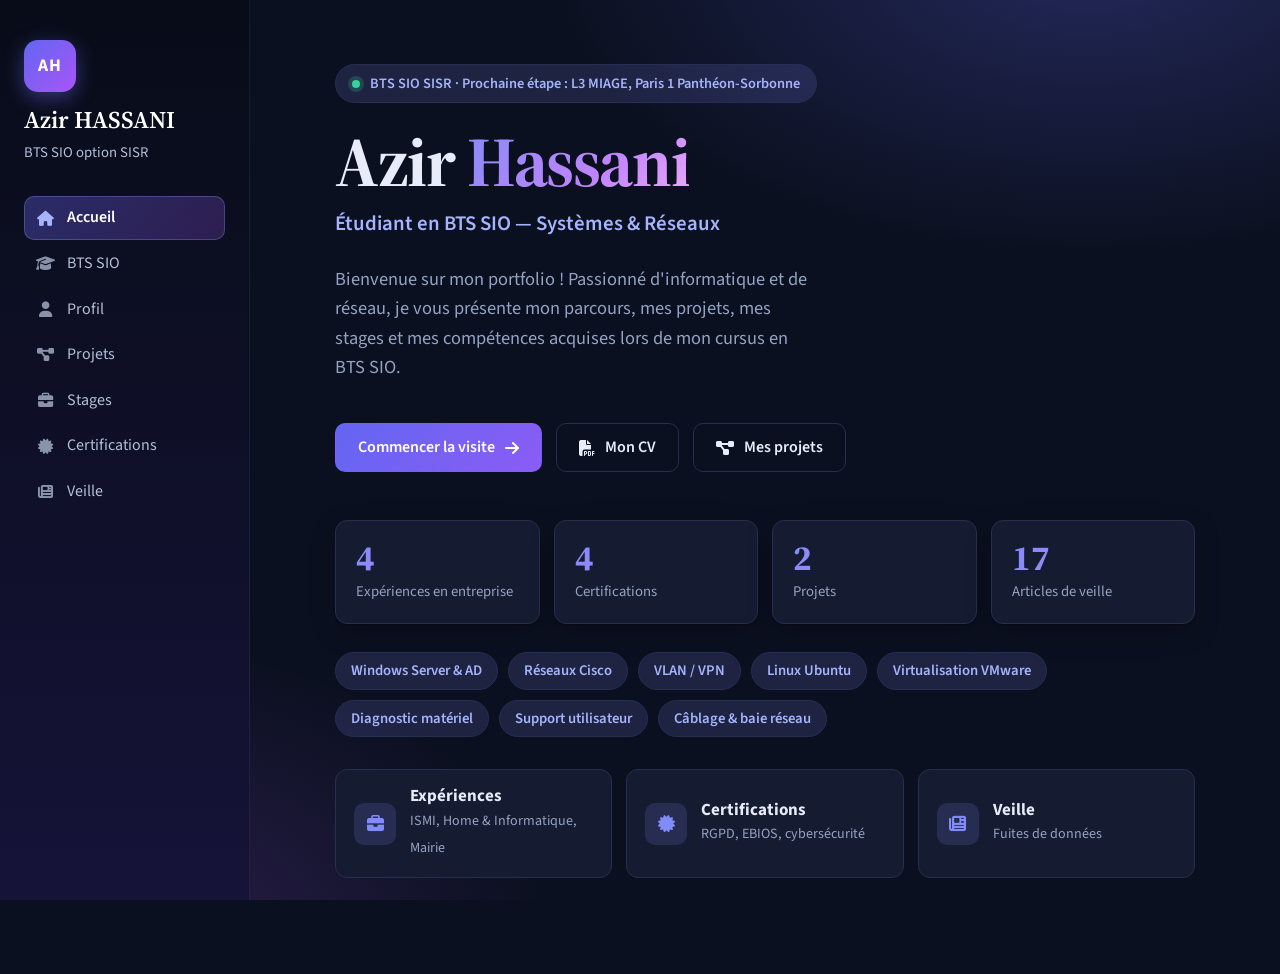
<file: portfolio/index.html>
<!DOCTYPE html>
<html lang="fr">
<head>
    <meta charset="UTF-8">
    <meta name="viewport" content="width=device-width, initial-scale=1.0">
    <title>Azir HASSANI - Accueil</title>

    <!-- Font Awesome -->
    <link rel="stylesheet" href="https://cdnjs.cloudflare.com/ajax/libs/font-awesome/6.4.0/css/all.min.css">

    <!-- Google Fonts -->
    <link href="https://fonts.googleapis.com/css2?family=Source+Sans+3:wght@400;600;700&family=Source+Serif+4:wght@500;600;700&display=swap" rel="stylesheet">

    <!-- CSS -->
    <link rel="stylesheet" href="style.css">
</head>
<body>

    <header class="sidebar">
        <div>
            <span class="avatar" aria-hidden="true">AH</span>
            <a href="index.html" class="brand">Azir HASSANI</a>
            <p class="brand-sub">BTS SIO option SISR</p>
        </div>
        <nav>
            <ul class="nav-links">
                <li><a href="index.html" class="active"><i class="fa-solid fa-house"></i><span>Accueil</span></a></li>
                <li><a href="bts-sio.html"><i class="fa-solid fa-graduation-cap"></i><span>BTS SIO</span></a></li>
                <li><a href="profil.html"><i class="fa-solid fa-user"></i><span>Profil</span></a></li>
                <li><a href="projets.html"><i class="fa-solid fa-diagram-project"></i><span>Projets</span></a></li>
                <li><a href="stages.html"><i class="fa-solid fa-briefcase"></i><span>Stages</span></a></li>
                <li><a href="certifications.html"><i class="fa-solid fa-certificate"></i><span>Certifications</span></a></li>
                <li><a href="veille.html"><i class="fa-solid fa-newspaper"></i><span>Veille</span></a></li>
            </ul>
        </nav>
    </header>

    <main id="accueil" class="page home">
        <p class="hero-badge"><span class="dot"></span> BTS SIO SISR · Prochaine étape : L3 MIAGE, Paris 1 Panthéon-Sorbonne</p>
        <h1 class="hero-title">Azir <span class="grad">Hassani</span></h1>
        <h2 class="hero-subtitle">Étudiant en BTS SIO — Systèmes &amp; Réseaux</h2>
        <p class="hero-text">
            Bienvenue sur mon portfolio ! Passionné d'informatique et de réseau, je vous présente mon parcours, mes projets, mes stages et mes compétences acquises lors de mon cursus en BTS SIO.
        </p>
        <div class="hero-buttons">
            <a href="bts-sio.html" class="btn btn-primary">Commencer la visite <i class="fas fa-arrow-right"></i></a>
            <a href="#cv-modal" class="btn btn-outline"><i class="fas fa-file-pdf"></i> Mon CV</a>
            <a href="projets.html" class="btn btn-outline"><i class="fas fa-diagram-project"></i> Mes projets</a>
        </div>

        <div class="stats">
            <div class="stat"><span class="stat-num">4</span><span class="stat-label">Expériences en entreprise</span></div>
            <div class="stat"><span class="stat-num">4</span><span class="stat-label">Certifications</span></div>
            <div class="stat"><span class="stat-num">2</span><span class="stat-label">Projets</span></div>
            <div class="stat"><span class="stat-num">17</span><span class="stat-label">Articles de veille</span></div>
        </div>

        <ul class="chips" aria-label="Compétences clés">
            <li>Windows Server &amp; AD</li><li>Réseaux Cisco</li><li>VLAN / VPN</li><li>Linux Ubuntu</li><li>Virtualisation VMware</li><li>Diagnostic matériel</li><li>Support utilisateur</li><li>Câblage &amp; baie réseau</li>
        </ul>

        <div class="quick">
            <a href="stages.html" class="quick-card"><i class="fa-solid fa-briefcase"></i><div><strong>Expériences</strong><span>ISMI, Home &amp; Informatique, Mairie</span></div></a>
            <a href="certifications.html" class="quick-card"><i class="fa-solid fa-certificate"></i><div><strong>Certifications</strong><span>RGPD, EBIOS, cybersécurité</span></div></a>
            <a href="veille.html" class="quick-card"><i class="fa-solid fa-newspaper"></i><div><strong>Veille</strong><span>Fuites de données</span></div></a>
        </div>
    </main>

    <!-- FENÊTRE CV (CSS uniquement) -->
    <div id="cv-modal" class="cv-modal">
        <!-- Clic sur le fond sombre = fermer -->
        <a href="#accueil" class="cv-modal-backdrop" aria-label="Fermer"></a>

        <div class="cv-modal-box">
            <a href="#accueil" class="cv-modal-close" aria-label="Fermer">&times;</a>
            <h2><i class="fas fa-file-pdf"></i> Curriculum Vitae - Azir HASSANI</h2>

            <object data="CV-azir-hassani.pdf" type="application/pdf" class="cv-modal-pdf">
                <div class="cv-modal-fallback">
                    <p>Ton navigateur ne peut pas afficher le PDF ici.</p>
                </div>
            </object>

            <div class="cv-modal-actions">
                <a href="CV-azir-hassani.pdf" target="_blank" rel="noopener" class="btn btn-primary">
                    <i class="fas fa-up-right-from-square"></i> Ouvrir dans un nouvel onglet
                </a>
                <a href="CV-azir-hassani.pdf" download class="btn btn-outline">
                    <i class="fas fa-download"></i> Télécharger
                </a>
            </div>
        </div>
    </div>

</body>
</html>
</file>
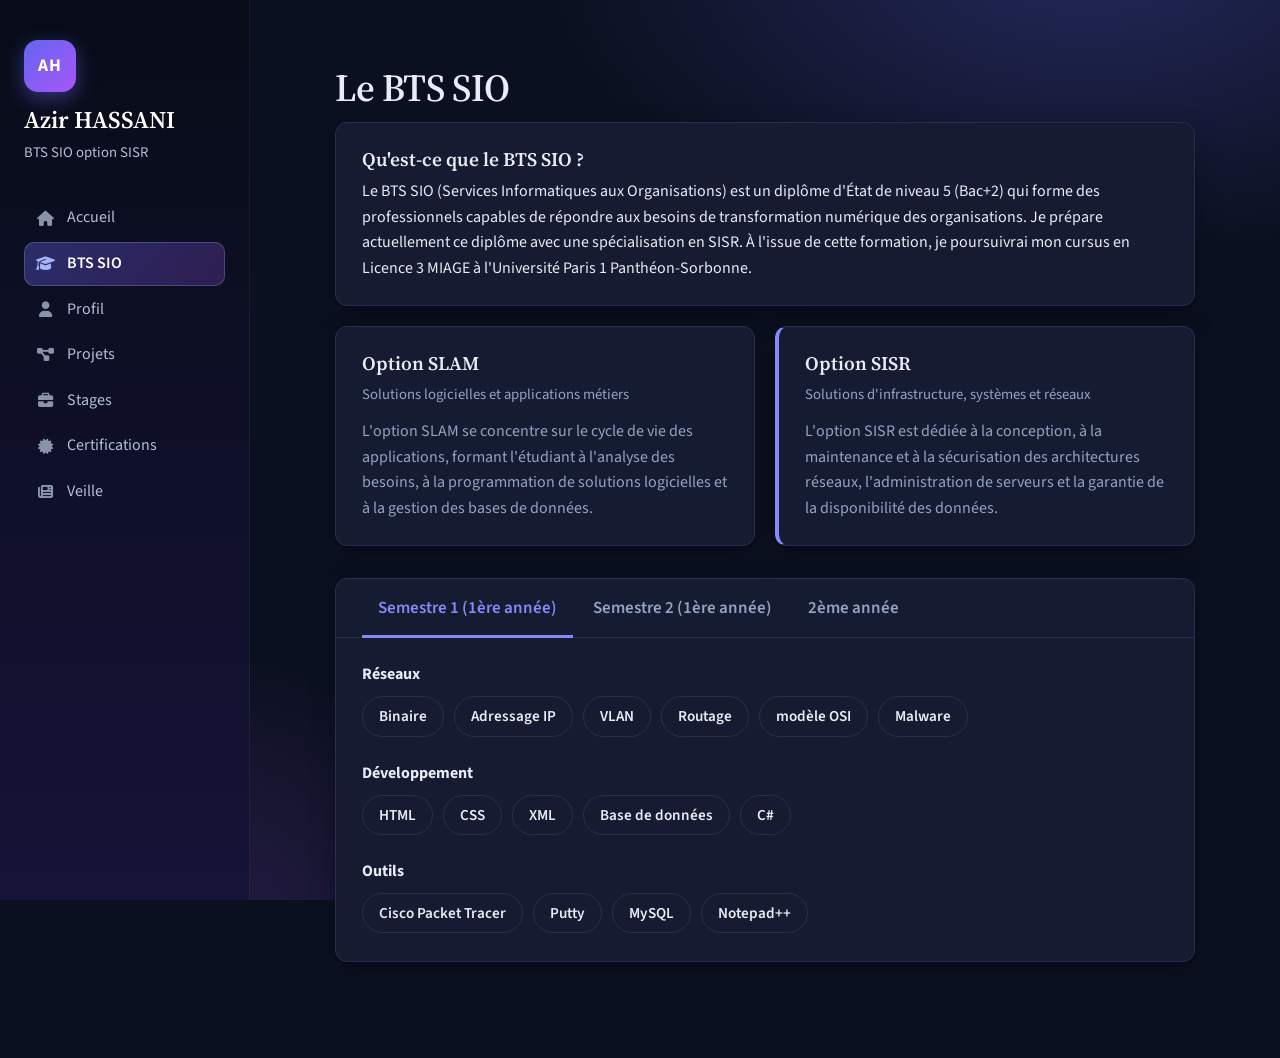
<file: portfolio/bts-sio.html>
<!DOCTYPE html>
<html lang="fr">
<head>
    <meta charset="UTF-8">
    <meta name="viewport" content="width=device-width, initial-scale=1.0">
    <title>BTS SIO & Parcours - Azir HASSANI</title>
    <link rel="stylesheet" href="https://cdnjs.cloudflare.com/ajax/libs/font-awesome/6.4.0/css/all.min.css">
    <link href="https://fonts.googleapis.com/css2?family=Source+Sans+3:wght@400;600;700&family=Source+Serif+4:wght@500;600;700&display=swap" rel="stylesheet">
    <link rel="stylesheet" href="style.css">
</head>
<body>

    <header class="sidebar">
        <div>
            <span class="avatar" aria-hidden="true">AH</span>
            <a href="index.html" class="brand">Azir HASSANI</a>
            <p class="brand-sub">BTS SIO option SISR</p>
        </div>
        <nav>
            <ul class="nav-links">
                <li><a href="index.html"><i class="fa-solid fa-house"></i><span>Accueil</span></a></li>
                <li><a href="bts-sio.html" class="active"><i class="fa-solid fa-graduation-cap"></i><span>BTS SIO</span></a></li>
                <li><a href="profil.html"><i class="fa-solid fa-user"></i><span>Profil</span></a></li>
                <li><a href="projets.html"><i class="fa-solid fa-diagram-project"></i><span>Projets</span></a></li>
                <li><a href="stages.html"><i class="fa-solid fa-briefcase"></i><span>Stages</span></a></li>
                <li><a href="certifications.html"><i class="fa-solid fa-certificate"></i><span>Certifications</span></a></li>
                <li><a href="veille.html"><i class="fa-solid fa-newspaper"></i><span>Veille</span></a></li>
            </ul>
        </nav>
    </header>

    <main class="page">
        <h1 class="page-title">Le BTS SIO</h1>

        <div class="panel">
            <h2 class="panel-title">Qu'est-ce que le BTS SIO ?</h2>
            <p class="panel-text">
                Le BTS SIO (Services Informatiques aux Organisations) est un diplôme d'État de niveau 5 (Bac+2) qui forme des professionnels capables de répondre aux besoins de transformation numérique des organisations. Je prépare actuellement ce diplôme avec une spécialisation en SISR. À l'issue de cette formation, je poursuivrai mon cursus en Licence 3 MIAGE à l'Université Paris 1 Panthéon-Sorbonne.
            </p>
        </div>

        <div class="grid-2" style="margin-bottom: 32px;">
            <div class="panel">
                <h2 class="panel-title">Option SLAM</h2>
                <span class="panel-sub">Solutions logicielles et applications métiers</span>
                <p class="panel-text" style="margin-top: 12px; color: var(--muted);">
                    L'option SLAM se concentre sur le cycle de vie des applications, formant l'étudiant à l'analyse des besoins, à la programmation de solutions logicielles et à la gestion des bases de données.
                </p>
            </div>

            <div class="panel panel-accent">
                <h2 class="panel-title">Option SISR</h2>
                <span class="panel-sub">Solutions d'infrastructure, systèmes et réseaux</span>
                <p class="panel-text" style="margin-top: 12px; color: var(--muted);">
                    L'option SISR est dédiée à la conception, à la maintenance et à la sécurisation des architectures réseaux, l'administration de serveurs et la garantie de la disponibilité des données.
                </p>
            </div>
        </div>

        <div class="tabs">
            <input type="radio" name="tabs" id="radio-s1" class="tab-radio" checked>
            <input type="radio" name="tabs" id="radio-s2" class="tab-radio">
            <input type="radio" name="tabs" id="radio-a2" class="tab-radio">

            <div class="tab-menu">
                <label for="radio-s1" class="tab-btn">Semestre 1 (1ère année)</label>
                <label for="radio-s2" class="tab-btn">Semestre 2 (1ère année)</label>
                <label for="radio-a2" class="tab-btn">2ème année</label>
            </div>

            <!-- ========== SEMESTRE 1 ========== -->
            <div id="tab-s1" class="tab-content">
                <div class="skills-group">
                    <h3 class="skills-group-title">Réseaux</h3>
                    <div class="skills-badge-list">
                        <a class="skill-badge" href="pdf/Binaire.pdf" target="_blank" rel="noopener">Binaire</a>
                        <a class="skill-badge" href="pdf/AdresseIPv4.pdf" target="_blank" rel="noopener">Adressage IP</a>
                        <a class="skill-badge" href="pdf/VLAN.pdf" target="_blank" rel="noopener">VLAN</a>
                        <a class="skill-badge" href="pdf/Routage.pdf" target="_blank" rel="noopener">Routage</a>
                        <a class="skill-badge" href="pdf/modeleOSI.pdf" target="_blank" rel="noopener">modèle OSI</a>
                        <a class="skill-badge" href="pdf/Malwares.pdf" target="_blank" rel="noopener">Malware</a>
                    </div>
                </div>

                <div class="skills-group">
                    <h3 class="skills-group-title">Développement</h3>
                    <div class="skills-badge-list">
                        <a class="skill-badge" href="pdf/HTML.pdf" target="_blank" rel="noopener">HTML</a>
                        <a class="skill-badge" href="pdf/CSS.pdf" target="_blank" rel="noopener">CSS</a>
                        <a class="skill-badge" href="pdf/XML.pdf" target="_blank" rel="noopener">XML</a>
                        <a class="skill-badge" href="pdf/BDD.pdf" target="_blank" rel="noopener">Base de données</a>
                        <a class="skill-badge" href="pdf/Csharp.pdf" target="_blank" rel="noopener">C#</a>
                    </div>
                </div>

                <div class="skills-group">
                    <h3 class="skills-group-title">Outils</h3>
                    <div class="skills-badge-list">
                        <a class="skill-badge" href="pdf/Cisco_Packet_Tracer.pdf" target="_blank" rel="noopener">Cisco Packet Tracer</a>
                        <a class="skill-badge" href="pdf/PuTTY.pdf" target="_blank" rel="noopener">Putty</a>
                        <a class="skill-badge" href="pdf/MySQL.pdf" target="_blank" rel="noopener">MySQL</a>
                        <a class="skill-badge" href="pdf/Notepad++.pdf" target="_blank" rel="noopener">Notepad++</a>
                    </div>
                </div>
            </div>

            <!-- ========== SEMESTRE 2 ========== -->
            <div id="tab-s2" class="tab-content">
                <div class="skills-group">
                    <h3 class="skills-group-title">Réseaux &amp; Infrastructure (S2)</h3>
                    <div class="skills-badge-list">
                        <a class="skill-badge" href="pdf/TCP_IP.pdf" target="_blank" rel="noopener">TCP/IP</a>
                        <a class="skill-badge" href="pdf/Routage.pdf" target="_blank" rel="noopener">Routage</a>
                        <a class="skill-badge" href="pdf/Chiffrement.pdf" target="_blank" rel="noopener">Chiffrement</a>
                        <a class="skill-badge" href="pdf/Hachage.pdf" target="_blank" rel="noopener">Hachage</a>
                        <a class="skill-badge" href="pdf/NAT.pdf" target="_blank" rel="noopener">NAT</a>
                        <a class="skill-badge" href="pdf/Malwares.pdf" target="_blank" rel="noopener">Malware</a>
                    </div>
                </div>

                <div class="skills-group">
                    <h3 class="skills-group-title">Systèmes &amp; Services (S2)</h3>
                    <div class="skills-badge-list">
                        <a class="skill-badge" href="pdf/Windows_Server.pdf" target="_blank" rel="noopener">Windows Server</a>
                        <a class="skill-badge" href="pdf/Linux_Ubuntu.pdf" target="_blank" rel="noopener">Linux Ubuntu</a>
                        <a class="skill-badge" href="pdf/Apache.pdf" target="_blank" rel="noopener">Apache</a>
                        <a class="skill-badge" href="pdf/Samba.pdf" target="_blank" rel="noopener">Samba</a>
                        <a class="skill-badge" href="pdf/Active_Directory.pdf" target="_blank" rel="noopener">Active Directory</a>
                        <a class="skill-badge" href="pdf/Virtualisation.pdf" target="_blank" rel="noopener">Virtualisation</a>
                        <a class="skill-badge" href="pdf/DHCP.pdf" target="_blank" rel="noopener">DHCP</a>
                        <a class="skill-badge" href="pdf/DNS.pdf" target="_blank" rel="noopener">DNS</a>
                        <a class="skill-badge" href="pdf/SSH.pdf" target="_blank" rel="noopener">SSH</a>
                    </div>
                </div>

                <div class="skills-group">
                    <h3 class="skills-group-title">Outils</h3>
                    <div class="skills-badge-list">
                        <a class="skill-badge" href="pdf/PuTTY.pdf" target="_blank" rel="noopener">Putty</a>
                        <a class="skill-badge" href="pdf/Cisco_Packet_Tracer.pdf" target="_blank" rel="noopener">Cisco Packet Tracer</a>
                    </div>
                </div>
            </div>

            <!-- ========== 2ème ANNÉE ========== -->
            <div id="tab-a2" class="tab-content">
                <div class="skills-group">
                    <h3 class="skills-group-title">Réseaux &amp; Infrastructure</h3>
                    <div class="skills-badge-list">
                        <a class="skill-badge" href="pdf/Routage.pdf" target="_blank" rel="noopener">Routage</a>
                        <a class="skill-badge" href="pdf/VPN.pdf" target="_blank" rel="noopener">VPN</a>
                        <a class="skill-badge" href="pdf/Firewall.pdf" target="_blank" rel="noopener">Firewall</a>
                        <a class="skill-badge" href="pdf/Redondance.pdf" target="_blank" rel="noopener">Redondance</a>
                    </div>
                </div>

                <div class="skills-group">
                    <h3 class="skills-group-title">Systèmes &amp; Services</h3>
                    <div class="skills-badge-list">
                        <a class="skill-badge" href="pdf/Linux_Ubuntu.pdf" target="_blank" rel="noopener">Linux Ubuntu</a>
                        <a class="skill-badge" href="pdf/Windows_Server.pdf" target="_blank" rel="noopener">Windows Server</a>
                        <a class="skill-badge" href="pdf/Active_Directory.pdf" target="_blank" rel="noopener">Active Directory</a>
                        <a class="skill-badge" href="pdf/Virtualisation.pdf" target="_blank" rel="noopener">Virtualisation</a>
                        <a class="skill-badge" href="pdf/SSH.pdf" target="_blank" rel="noopener">SSH</a>
                    </div>
                </div>

                <div class="skills-group">
                    <h3 class="skills-group-title">Outils</h3>
                    <div class="skills-badge-list">
                        <a class="skill-badge" href="pdf/Wireshark.pdf" target="_blank" rel="noopener">Wireshark</a>
                        <a class="skill-badge" href="pdf/Cisco_Packet_Tracer.pdf" target="_blank" rel="noopener">Cisco Packet Tracer</a>
                        <a class="skill-badge" href="pdf/PuTTY.pdf" target="_blank" rel="noopener">Putty</a>
                        <a class="skill-badge" href="pdf/Pfsense.pdf" target="_blank" rel="noopener">PFSense</a>
                    </div>
                </div>
            </div>
        </div>
    </main>

</body>
</html>
</file>
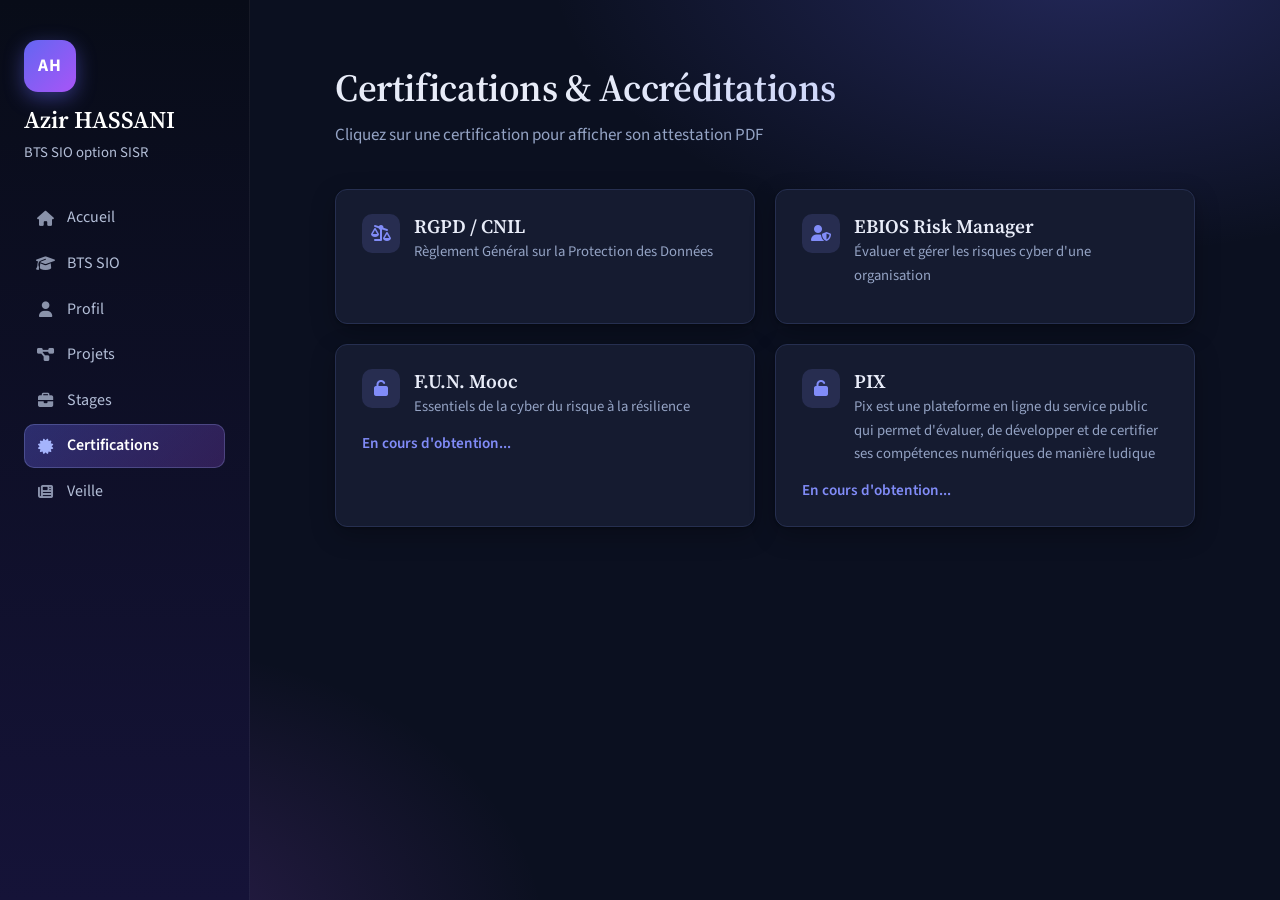
<file: portfolio/certifications.html>
<!DOCTYPE html>
<html lang="fr">
<head>
    <meta charset="UTF-8">
    <meta name="viewport" content="width=device-width, initial-scale=1.0">
    <title>Certifications - Azir HASSANI</title>
    <link rel="stylesheet" href="https://cdnjs.cloudflare.com/ajax/libs/font-awesome/6.4.0/css/all.min.css">
    <link href="https://fonts.googleapis.com/css2?family=Source+Sans+3:wght@400;600;700&family=Source+Serif+4:wght@500;600;700&display=swap" rel="stylesheet">
    <link rel="stylesheet" href="style.css">
</head>
<body>

    <header class="sidebar">
        <div>
            <span class="avatar" aria-hidden="true">AH</span>
            <a href="index.html" class="brand">Azir HASSANI</a>
            <p class="brand-sub">BTS SIO option SISR</p>
        </div>
        <nav>
            <ul class="nav-links">
                <li><a href="index.html"><i class="fa-solid fa-house"></i><span>Accueil</span></a></li>
                <li><a href="bts-sio.html"><i class="fa-solid fa-graduation-cap"></i><span>BTS SIO</span></a></li>
                <li><a href="profil.html"><i class="fa-solid fa-user"></i><span>Profil</span></a></li>
                <li><a href="projets.html"><i class="fa-solid fa-diagram-project"></i><span>Projets</span></a></li>
                <li><a href="stages.html"><i class="fa-solid fa-briefcase"></i><span>Stages</span></a></li>
                <li><a href="certifications.html" class="active"><i class="fa-solid fa-certificate"></i><span>Certifications</span></a></li>
                <li><a href="veille.html"><i class="fa-solid fa-newspaper"></i><span>Veille</span></a></li>
            </ul>
        </nav>
    </header>

    <main class="page">
        <h1 class="page-title">Certifications &amp; Accréditations</h1>
        <p class="page-lead">Cliquez sur une certification pour afficher son attestation PDF</p>

        <div class="grid-2">
            <a href="pdf/Attestation RGPD-azir.pdf" target="_blank" rel="noopener" class="panel-link">
                <div class="panel">
                    <div class="panel-head">
                        <i class="fa-solid fa-scale-unbalanced-flip panel-icon"></i>
                        <div>
                            <h2 class="panel-title">RGPD / CNIL</h2>
                            <span class="panel-sub">Règlement Général sur la Protection des Données</span>
                        </div>
                    </div>
                </div>
            </a>

            <a href="pdf/Certif-Ebios.pdf" target="_blank" rel="noopener" class="panel-link">
                <div class="panel">
                    <div class="panel-head">
                        <i class="fa-solid fa-user-shield panel-icon"></i>
                        <div>
                            <h2 class="panel-title">EBIOS Risk Manager</h2>
                            <span class="panel-sub">Évaluer et gérer les risques cyber d'une organisation</span>
                        </div>
                    </div>
                </div>
            </a>

            <a href="pdf/certif_docker_git.pdf" target="_blank" rel="noopener" class="panel-link">
                <div class="panel">
                    <div class="panel-head">
                        <i class="fa-solid fa-unlock panel-icon"></i>
                        <div>
                            <h2 class="panel-title">F.U.N. Mooc</h2>
                            <span class="panel-sub">Essentiels de la cyber du risque à la résilience</span>
                        </div>
                    </div>
                    <p class="panel-meta" style="margin: 0;">En cours d'obtention...</p>
                </div>
            </a>



            <a href="pdf/certif_docker_git.pdf" target="_blank" rel="noopener" class="panel-link">
                <div class="panel">
                    <div class="panel-head">
                        <i class="fa-solid fa-unlock panel-icon"></i>
                        <div>
                            <h2 class="panel-title">PIX </h2>
                            <span class="panel-sub">Pix est une plateforme en ligne du service public qui permet d'évaluer, de développer et de certifier ses compétences numériques de manière ludique</span>
                        </div>
                    </div>
                    <p class="panel-meta" style="margin: 0;">En cours d'obtention...</p>
                </div>
            </a>

        </div>
    </main>

</body>
</html>
</file>
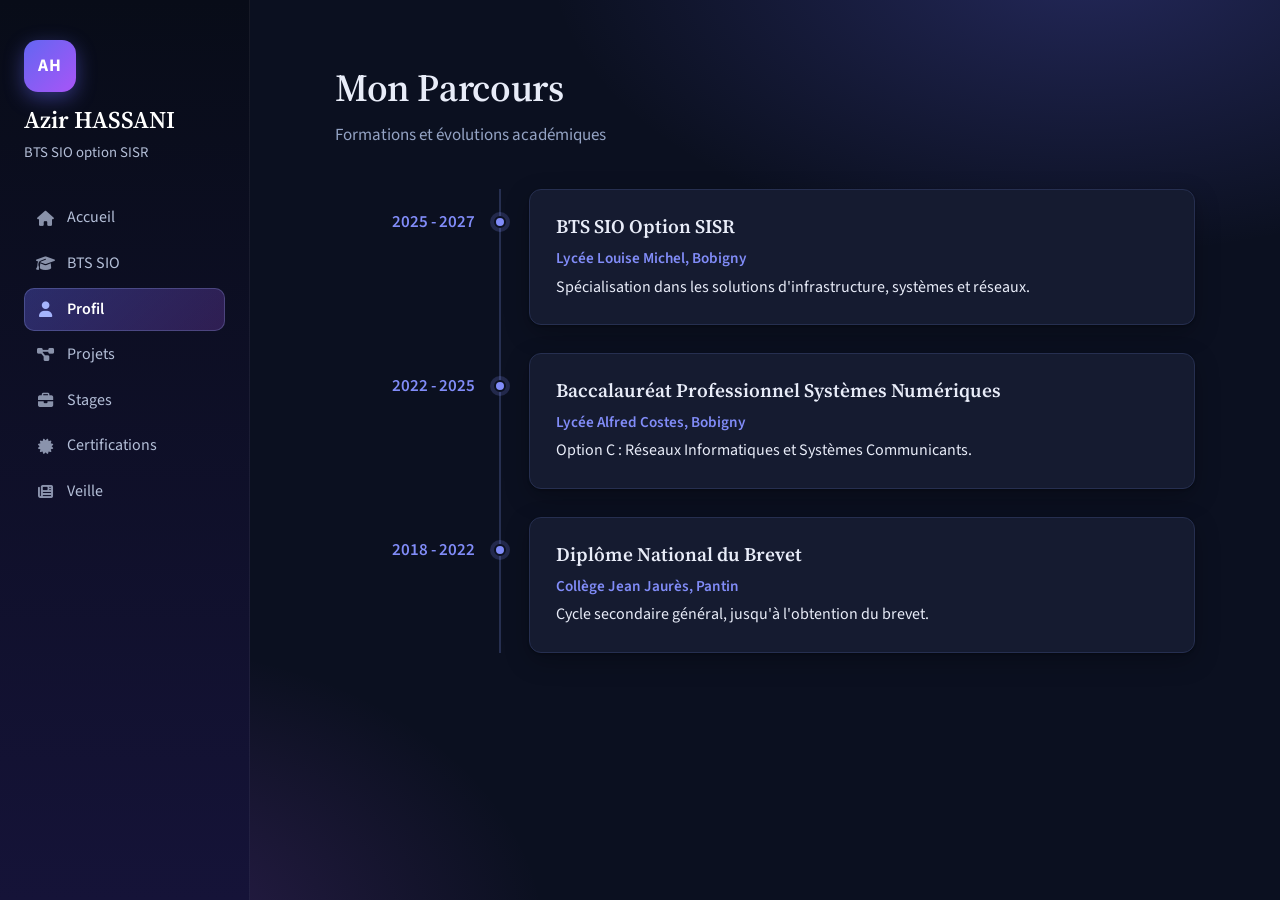
<file: portfolio/profil.html>
<!DOCTYPE html>
<html lang="fr">
<head>
    <meta charset="UTF-8">
    <meta name="viewport" content="width=device-width, initial-scale=1.0">
    <title>Profil - Azir HASSANI</title>
    <link rel="stylesheet" href="https://cdnjs.cloudflare.com/ajax/libs/font-awesome/6.4.0/css/all.min.css">
    <link href="https://fonts.googleapis.com/css2?family=Source+Sans+3:wght@400;600;700&family=Source+Serif+4:wght@500;600;700&display=swap" rel="stylesheet">
    <link rel="stylesheet" href="style.css">
</head>
<body>

    <header class="sidebar">
        <div>
            <span class="avatar" aria-hidden="true">AH</span>
            <a href="index.html" class="brand">Azir HASSANI</a>
            <p class="brand-sub">BTS SIO option SISR</p>
        </div>
        <nav>
            <ul class="nav-links">
                <li><a href="index.html"><i class="fa-solid fa-house"></i><span>Accueil</span></a></li>
                <li><a href="bts-sio.html"><i class="fa-solid fa-graduation-cap"></i><span>BTS SIO</span></a></li>
                <li><a href="profil.html" class="active"><i class="fa-solid fa-user"></i><span>Profil</span></a></li>
                <li><a href="projets.html"><i class="fa-solid fa-diagram-project"></i><span>Projets</span></a></li>
                <li><a href="stages.html"><i class="fa-solid fa-briefcase"></i><span>Stages</span></a></li>
                <li><a href="certifications.html"><i class="fa-solid fa-certificate"></i><span>Certifications</span></a></li>
                <li><a href="veille.html"><i class="fa-solid fa-newspaper"></i><span>Veille</span></a></li>
            </ul>
        </nav>
    </header>

    <main class="page">
        <h1 class="page-title">Mon Parcours</h1>
        <p class="page-lead">Formations et évolutions académiques</p>

        <!-- Pour l'année d'après : copier un bloc <li class="timeline-item"> et le placer en premier
        <li class="timeline-item">
            <span class="timeline-date">2027 - 2028</span>
            <div class="timeline-body">
                <div class="panel">
                    <h2 class="panel-title">Licence ...</h2>
                    <p class="panel-meta">Établissement, Ville</p>
                    <p class="panel-text">...</p>
                </div>
            </div>
        </li>
        -->

        <ol class="timeline">
            <li class="timeline-item">
                <span class="timeline-date">2025 - 2027</span>
                <div class="timeline-body">
                    <div class="panel">
                        <h2 class="panel-title">BTS SIO Option SISR</h2>
                        <p class="panel-meta">Lycée Louise Michel, Bobigny</p>
                        <p class="panel-text">Spécialisation dans les solutions d'infrastructure, systèmes et réseaux.</p>
                    </div>
                </div>
            </li>

            <li class="timeline-item">
                <span class="timeline-date">2022 - 2025</span>
                <div class="timeline-body">
                    <div class="panel">
                        <h2 class="panel-title">Baccalauréat Professionnel Systèmes Numériques</h2>
                        <p class="panel-meta">Lycée Alfred Costes, Bobigny</p>
                        <p class="panel-text">Option C : Réseaux Informatiques et Systèmes Communicants.</p>
                    </div>
                </div>
                <li class="timeline-item">
                <span class="timeline-date">2018 - 2022</span>
                <div class="timeline-body">
                    <div class="panel">
                        <h2 class="panel-title">Diplôme National du Brevet</h2>
                        <p class="panel-meta">Collège Jean Jaurès, Pantin</p>
                        <p class="panel-text">Cycle secondaire général, jusqu'à l'obtention du brevet.</p>
                    </div>
                </div>
            </li>
            </li>
        </ol>
    </main>

</body>
</html>
</file>
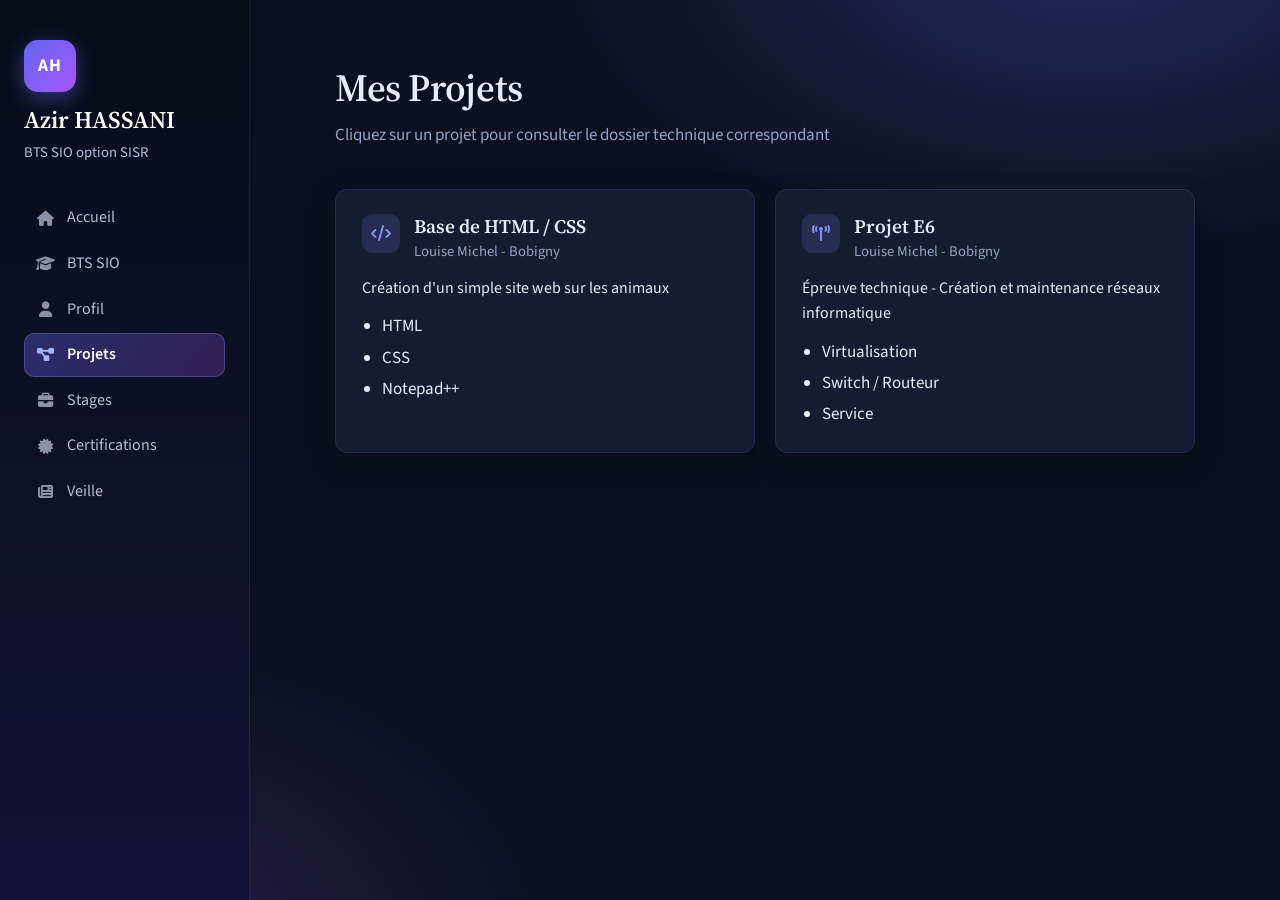
<file: portfolio/projets.html>
<!DOCTYPE html>
<html lang="fr">
<head>
    <meta charset="UTF-8">
    <meta name="viewport" content="width=device-width, initial-scale=1.0">
    <title>Projets - Azir HASSANI</title>
    <link rel="stylesheet" href="https://cdnjs.cloudflare.com/ajax/libs/font-awesome/6.4.0/css/all.min.css">
    <link href="https://fonts.googleapis.com/css2?family=Source+Sans+3:wght@400;600;700&family=Source+Serif+4:wght@500;600;700&display=swap" rel="stylesheet">
    <link rel="stylesheet" href="style.css">
</head>
<body>

    <header class="sidebar">
        <div>
            <span class="avatar" aria-hidden="true">AH</span>
            <a href="index.html" class="brand">Azir HASSANI</a>
            <p class="brand-sub">BTS SIO option SISR</p>
        </div>
        <nav>
            <ul class="nav-links">
                <li><a href="index.html"><i class="fa-solid fa-house"></i><span>Accueil</span></a></li>
                <li><a href="bts-sio.html"><i class="fa-solid fa-graduation-cap"></i><span>BTS SIO</span></a></li>
                <li><a href="profil.html"><i class="fa-solid fa-user"></i><span>Profil</span></a></li>
                <li><a href="projets.html" class="active"><i class="fa-solid fa-diagram-project"></i><span>Projets</span></a></li>
                <li><a href="stages.html"><i class="fa-solid fa-briefcase"></i><span>Stages</span></a></li>
                <li><a href="certifications.html"><i class="fa-solid fa-certificate"></i><span>Certifications</span></a></li>
                <li><a href="veille.html"><i class="fa-solid fa-newspaper"></i><span>Veille</span></a></li>
            </ul>
        </nav>
    </header>

    <main class="page">
        <h1 class="page-title">Mes Projets</h1>
        <p class="page-lead">Cliquez sur un projet pour consulter le dossier technique correspondant</p>

        <div class="grid-2">
            <a href="pdf/Projet_mattheo-kessie/index.html" target="_blank" rel="noopener" class="panel-link">
                <div class="panel">
                    <div class="panel-head">
                        <i class="fa-solid fa-code panel-icon"></i>
                        <div>
                            <h2 class="panel-title">Base de HTML / CSS</h2>
                            <span class="panel-sub">Louise Michel - Bobigny</span>
                        </div>
                    </div>
                    <p class="panel-text">Création d'un simple site web sur les animaux</p>
                    <ul>
                        <li>HTML</li>
                        <li>CSS</li>
                        <li>Notepad++</li>
                    </ul>
                </div>
            </a>

            <a href="pdf/SIJE_React_Node.pdf" target="_blank" rel="noopener" class="panel-link">
                <div class="panel">
                    <div class="panel-head">
                        <i class="fa-solid fa-tower-broadcast panel-icon"></i>
                        <div>
                            <h2 class="panel-title">Projet E6</h2>
                            <span class="panel-sub">Louise Michel - Bobigny</span>
                        </div>
                    </div>
                    <p class="panel-text">Épreuve technique - Création et maintenance réseaux informatique</p>
                    <ul>
                        <li>Virtualisation</li>
                        <li>Switch / Routeur</li>
                        <li>Service</li>
                    </ul>
                </div>
            </a>
        </div>
    </main>

</body>
</html>
</file>
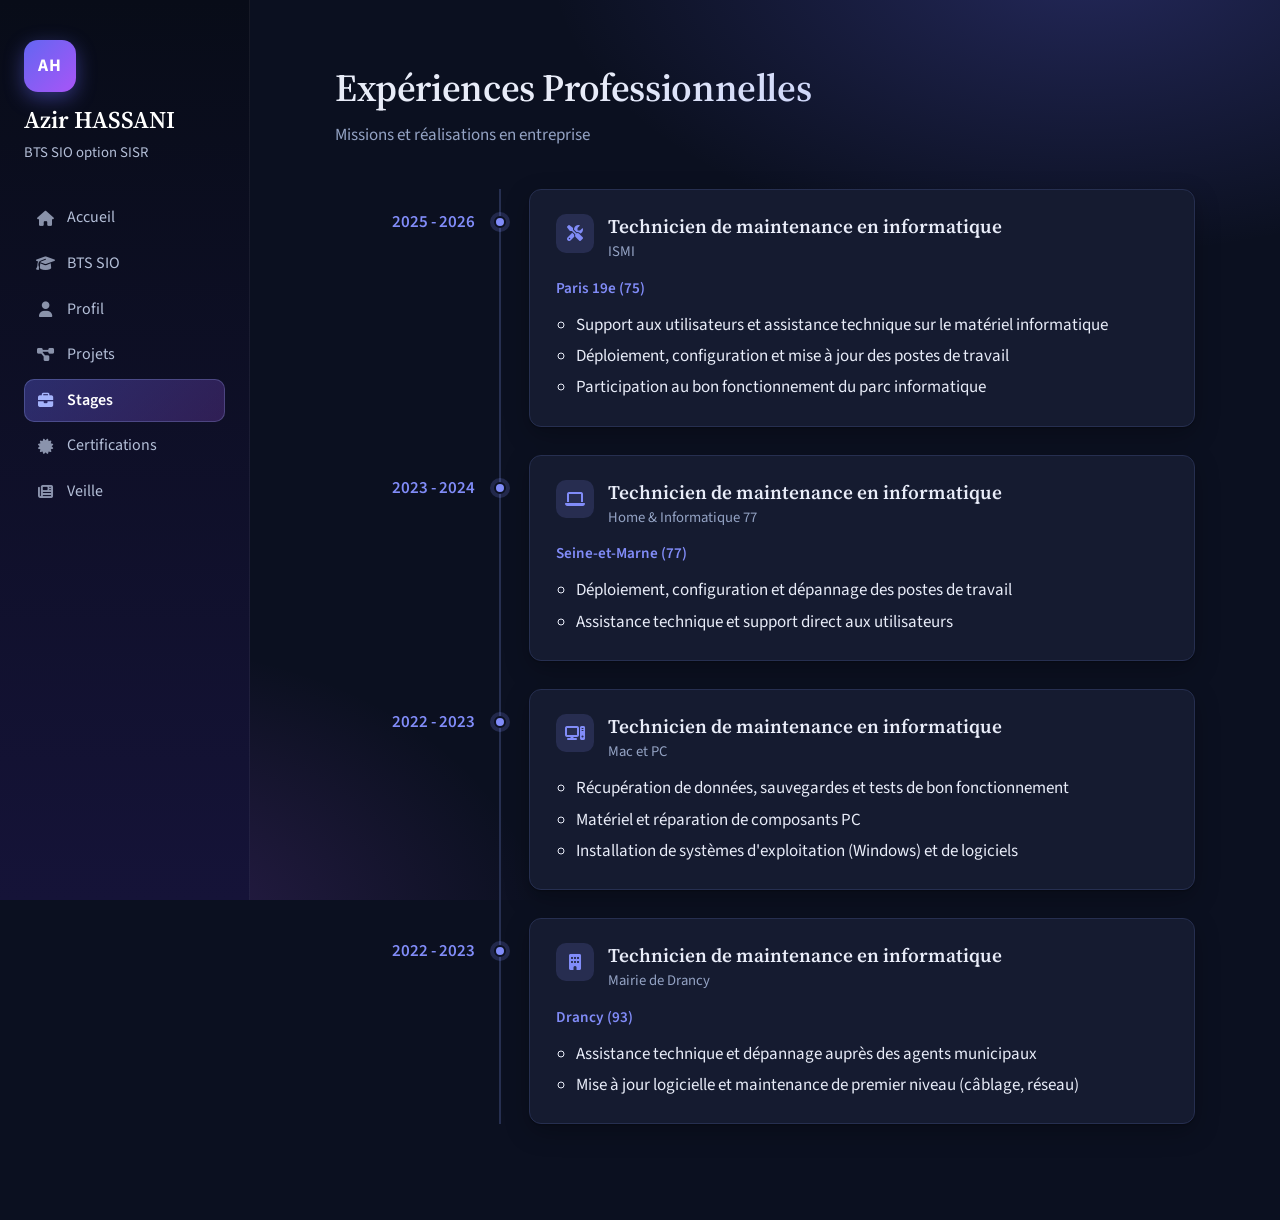
<file: portfolio/stages.html>
<!DOCTYPE html>
<html lang="fr">
<head>
    <meta charset="UTF-8">
    <meta name="viewport" content="width=device-width, initial-scale=1.0">
    <title>Stages & Expériences - Azir HASSANI</title>
    <link rel="stylesheet" href="https://cdnjs.cloudflare.com/ajax/libs/font-awesome/6.4.0/css/all.min.css">
    <link href="https://fonts.googleapis.com/css2?family=Source+Sans+3:wght@400;600;700&family=Source+Serif+4:wght@500;600;700&display=swap" rel="stylesheet">
    <link rel="stylesheet" href="style.css">
</head>
<body>

    <header class="sidebar">
        <div>
            <span class="avatar" aria-hidden="true">AH</span>
            <a href="index.html" class="brand">Azir HASSANI</a>
            <p class="brand-sub">BTS SIO option SISR</p>
        </div>
        <nav>
            <ul class="nav-links">
                <li><a href="index.html"><i class="fa-solid fa-house"></i><span>Accueil</span></a></li>
                <li><a href="bts-sio.html"><i class="fa-solid fa-graduation-cap"></i><span>BTS SIO</span></a></li>
                <li><a href="profil.html"><i class="fa-solid fa-user"></i><span>Profil</span></a></li>
                <li><a href="projets.html"><i class="fa-solid fa-diagram-project"></i><span>Projets</span></a></li>
                <li><a href="stages.html" class="active"><i class="fa-solid fa-briefcase"></i><span>Stages</span></a></li>
                <li><a href="certifications.html"><i class="fa-solid fa-certificate"></i><span>Certifications</span></a></li>
                <li><a href="veille.html"><i class="fa-solid fa-newspaper"></i><span>Veille</span></a></li>
            </ul>
        </nav>
    </header>

    <main class="page">
        <h1 class="page-title">Expériences Professionnelles</h1>
        <p class="page-lead">Missions et réalisations en entreprise</p>

        <!-- Pour ajouter un stage : copier un bloc <li class="timeline-item"> et le placer en premier -->

        <ol class="timeline">

            <li class="timeline-item">
                <span class="timeline-date">2025 - 2026</span>
                <div class="timeline-body">
                    <div class="panel">
                        <div class="panel-head">
                            <i class="fa-solid fa-screwdriver-wrench panel-icon"></i>
                            <div>
                                <h2 class="panel-title">Technicien de maintenance en informatique</h2>
                                <span class="panel-sub">ISMI</span>
                            </div>
                        </div>
                        <p class="panel-meta">Paris 19e (75)</p>
                        <ul>
                            <li>Support aux utilisateurs et assistance technique sur le matériel informatique</li>
                            <li>Déploiement, configuration et mise à jour des postes de travail</li>
                            <li>Participation au bon fonctionnement du parc informatique</li>
                        </ul>
                    </div>
                </div>
            </li>

            <li class="timeline-item">
                <span class="timeline-date">2023 - 2024</span>
                <div class="timeline-body">
                    <div class="panel">
                        <div class="panel-head">
                            <i class="fa-solid fa-laptop panel-icon"></i>
                            <div>
                                <h2 class="panel-title">Technicien de maintenance en informatique</h2>
                                <span class="panel-sub">Home &amp; Informatique 77</span>
                            </div>
                        </div>
                        <p class="panel-meta">Seine-et-Marne (77)</p>
                        <ul>
                            <li>Déploiement, configuration et dépannage des postes de travail</li>
                            <li>Assistance technique et support direct aux utilisateurs</li>
                        </ul>
                    </div>
                </div>
            </li>

            <li class="timeline-item">
                <span class="timeline-date">2022 - 2023</span>
                <div class="timeline-body">
                    <div class="panel">
                        <div class="panel-head">
                            <i class="fa-solid fa-computer panel-icon"></i>
                            <div>
                                <h2 class="panel-title">Technicien de maintenance en informatique</h2>
                                <span class="panel-sub">Mac et PC</span>
                            </div>
                        </div>
                        <ul>
                            <li>Récupération de données, sauvegardes et tests de bon fonctionnement</li>
                            <li>Matériel et réparation de composants PC</li>
                            <li>Installation de systèmes d'exploitation (Windows) et de logiciels</li>
                        </ul>
                    </div>
                </div>
            </li>

            <li class="timeline-item">
                <span class="timeline-date">2022 - 2023</span>
                <div class="timeline-body">
                    <div class="panel">
                        <div class="panel-head">
                            <i class="fa-solid fa-building panel-icon"></i>
                            <div>
                                <h2 class="panel-title">Technicien de maintenance en informatique</h2>
                                <span class="panel-sub">Mairie de Drancy</span>
                            </div>
                        </div>
                        <p class="panel-meta">Drancy (93)</p>
                        <ul>
                            <li>Assistance technique et dépannage auprès des agents municipaux</li>
                            <li>Mise à jour logicielle et maintenance de premier niveau (câblage, réseau)</li>
                        </ul>
                    </div>
                </div>
            </li>

        </ol>
    </main>

</body>
</html>
</file>
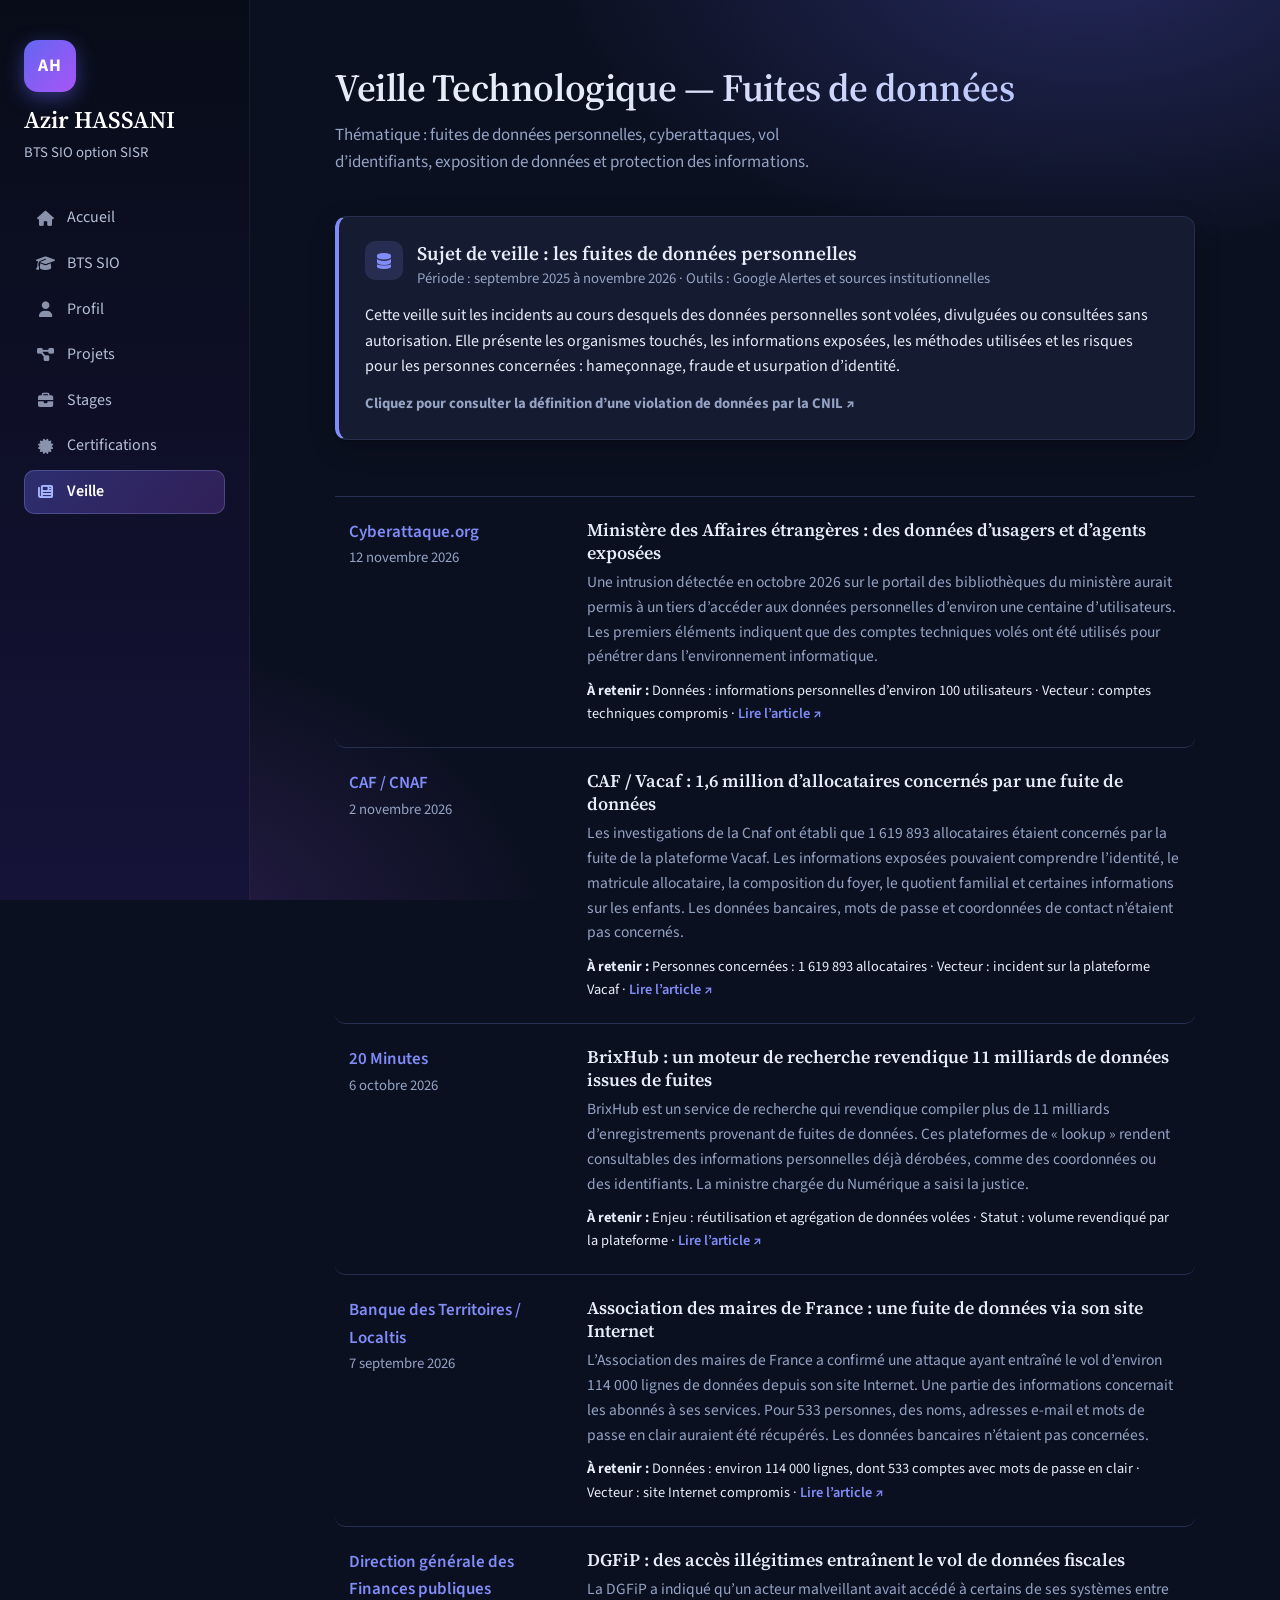
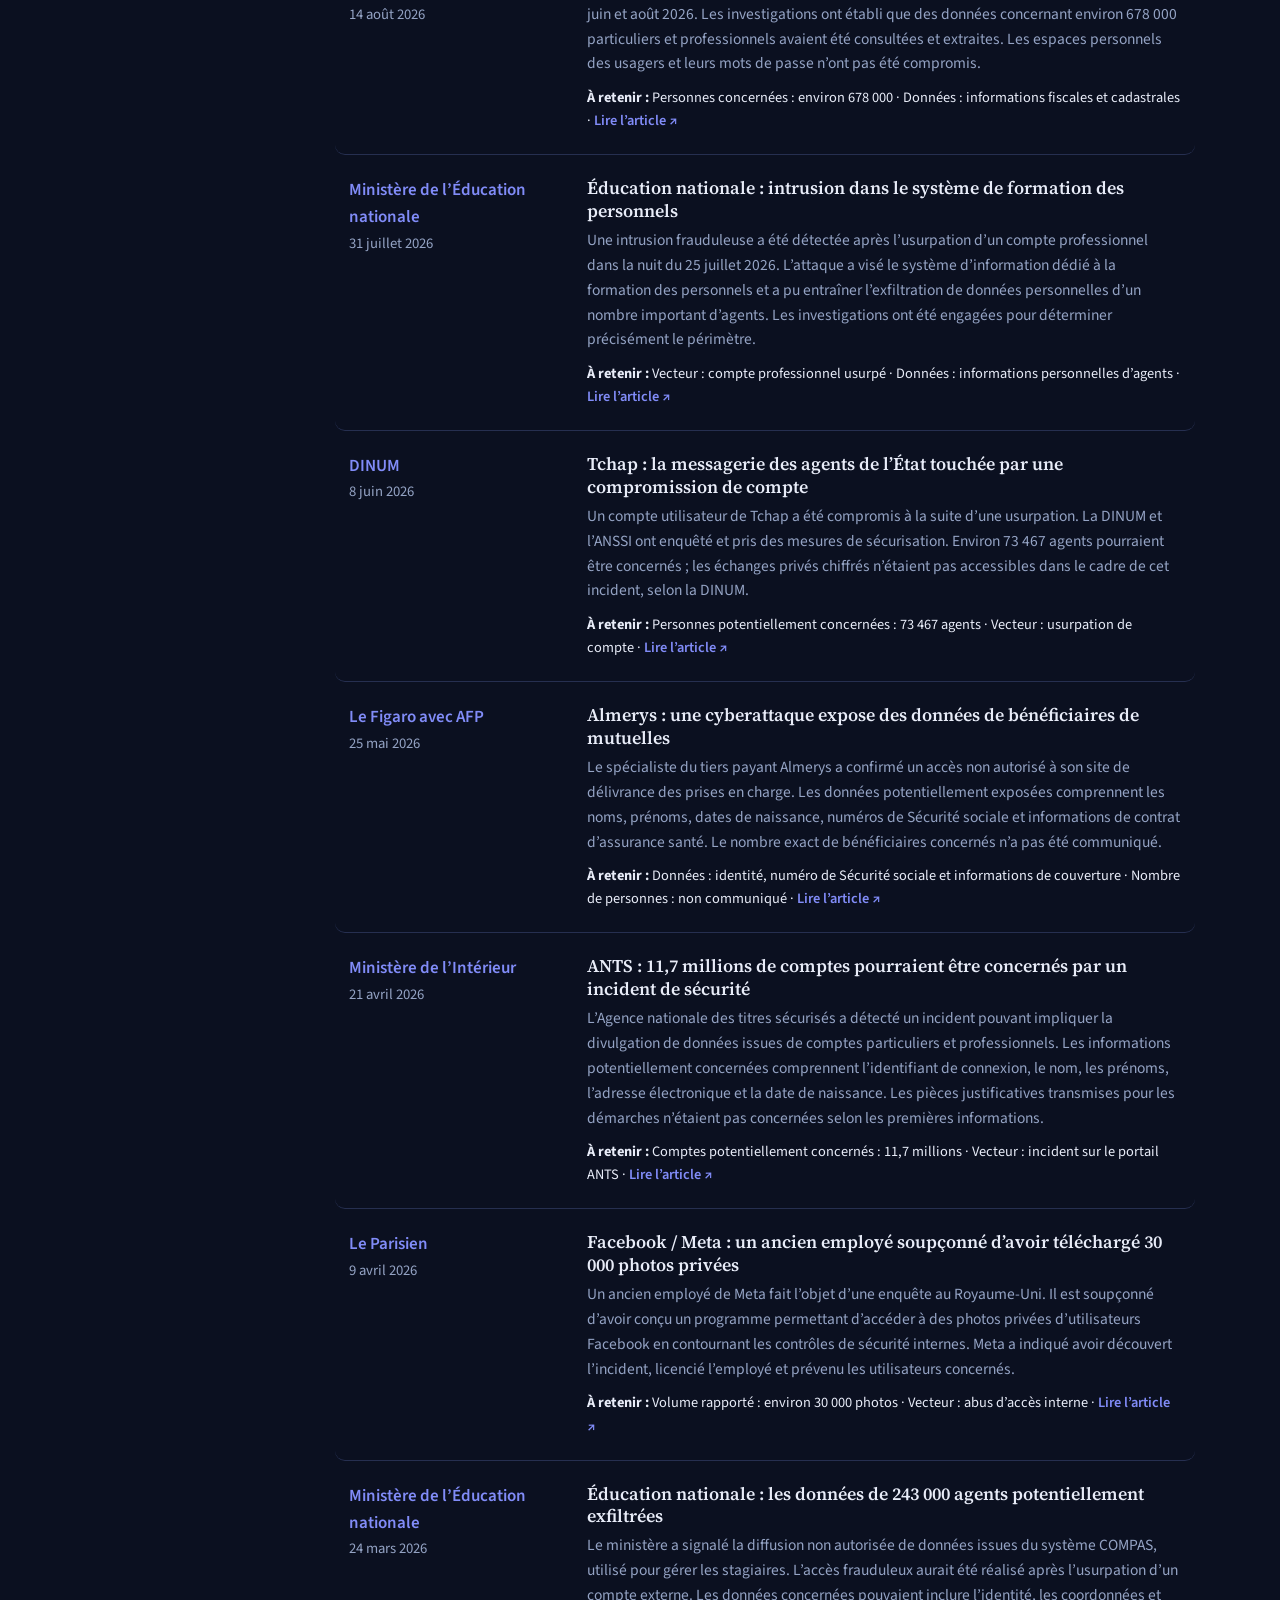
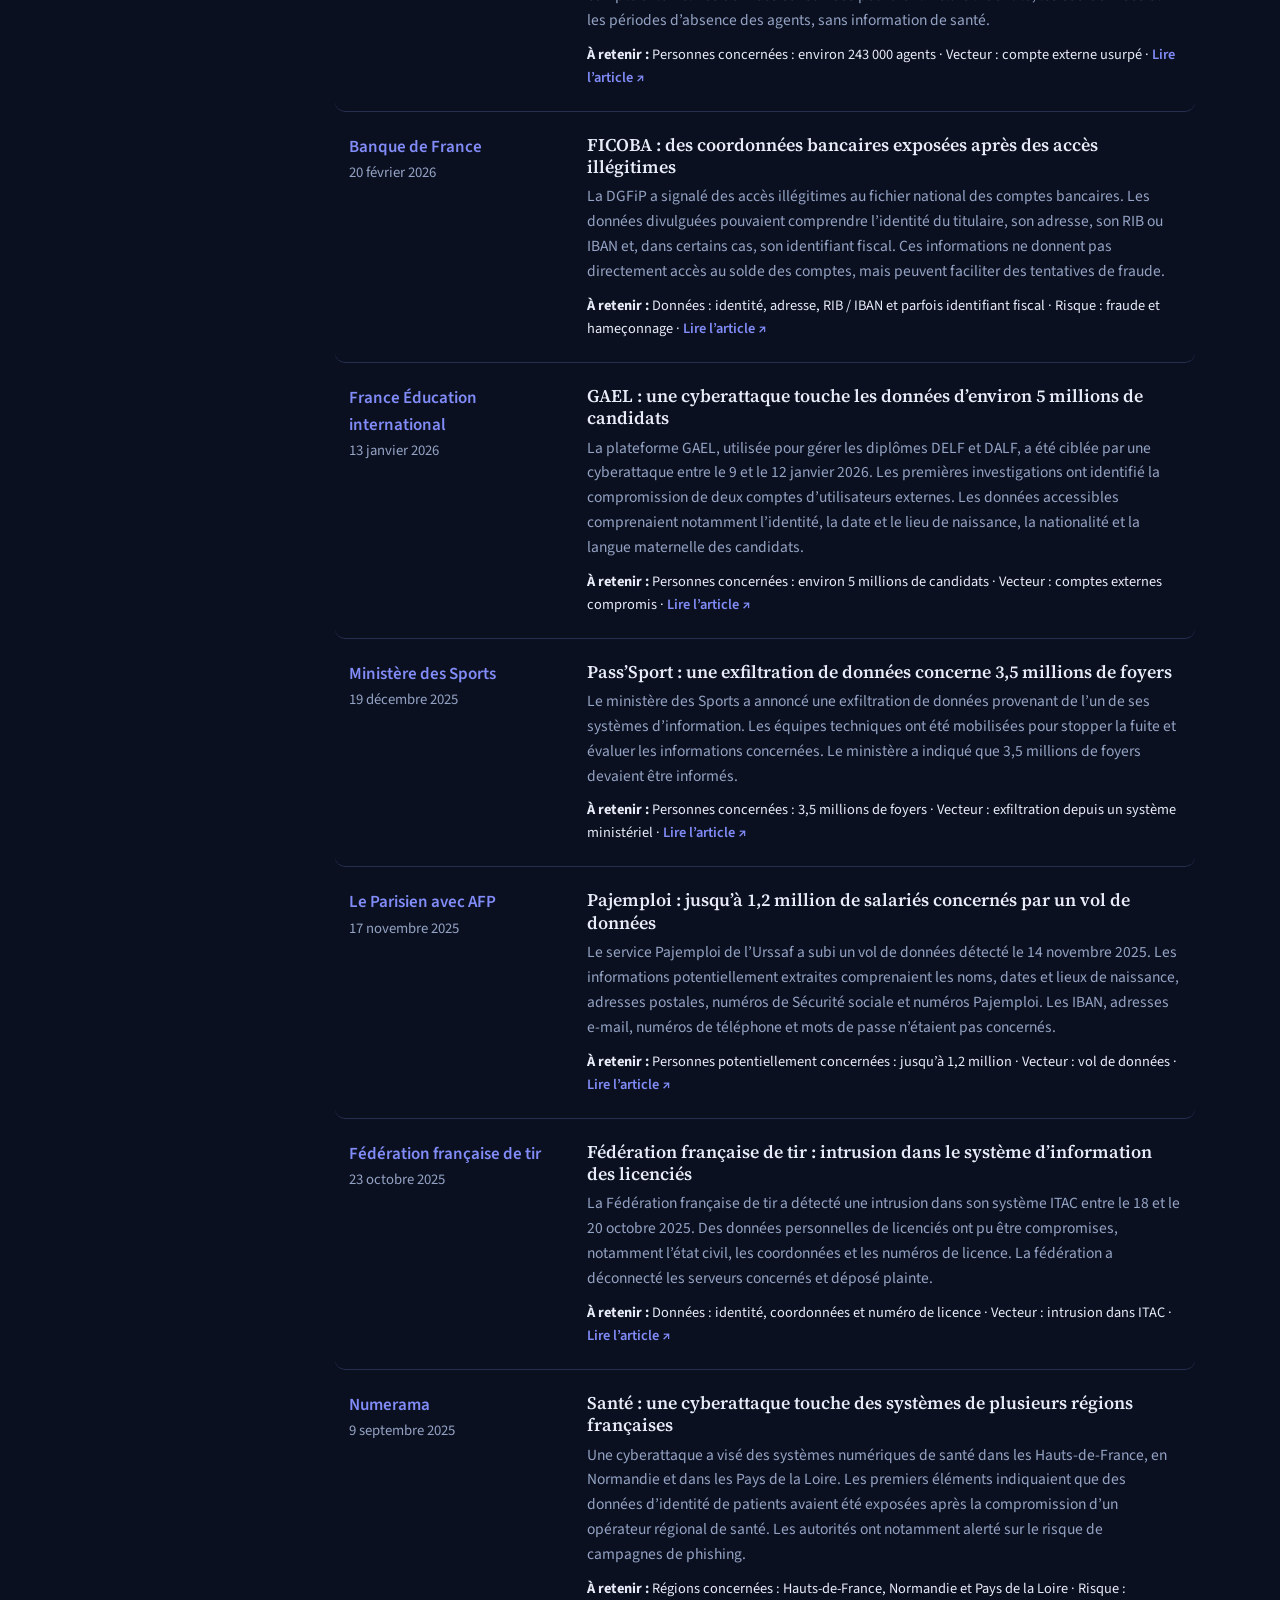
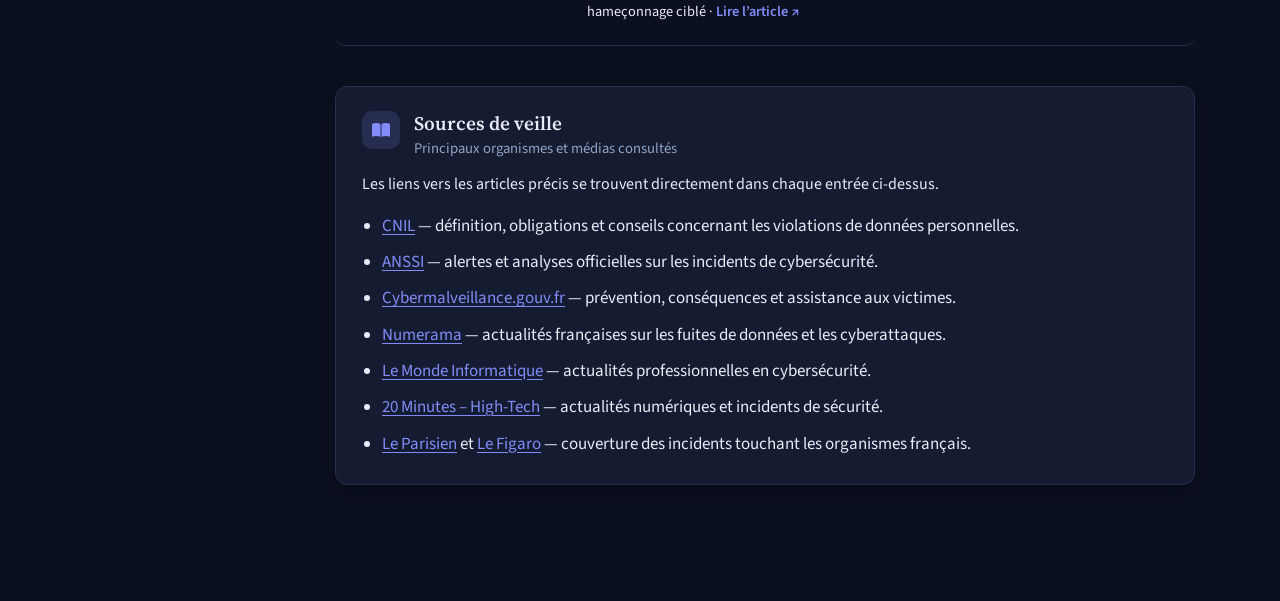
<file: portfolio/veille.html>
<!DOCTYPE html>
<html lang="fr">
<head>
    <meta charset="UTF-8">
    <meta name="viewport" content="width=device-width, initial-scale=1.0">
    <title>Veille Technologique - Azir HASSANI</title>
    <link rel="stylesheet" href="https://cdnjs.cloudflare.com/ajax/libs/font-awesome/6.4.0/css/all.min.css">
    <link href="https://fonts.googleapis.com/css2?family=Source+Sans+3:wght@400;600;700&family=Source+Serif+4:wght@500;600;700&display=swap" rel="stylesheet">
    <link rel="stylesheet" href="style.css">
</head>
<body>

    <header class="sidebar">
        <div>
            <span class="avatar" aria-hidden="true">AH</span>
            <a href="index.html" class="brand">Azir HASSANI</a>
            <p class="brand-sub">BTS SIO option SISR</p>
        </div>
        <nav>
            <ul class="nav-links">
                <li><a href="index.html"><i class="fa-solid fa-house"></i><span>Accueil</span></a></li>
                <li><a href="bts-sio.html"><i class="fa-solid fa-graduation-cap"></i><span>BTS SIO</span></a></li>
                <li><a href="profil.html"><i class="fa-solid fa-user"></i><span>Profil</span></a></li>
                <li><a href="projets.html"><i class="fa-solid fa-diagram-project"></i><span>Projets</span></a></li>
                <li><a href="stages.html"><i class="fa-solid fa-briefcase"></i><span>Stages</span></a></li>
                <li><a href="certifications.html"><i class="fa-solid fa-certificate"></i><span>Certifications</span></a></li>
                <li><a href="veille.html" class="active"><i class="fa-solid fa-newspaper"></i><span>Veille</span></a></li>
            </ul>
        </nav>
    </header>

    <main class="page">
        <h1 class="page-title">Veille Technologique — Fuites de données</h1>
        <p class="page-lead">Thématique : fuites de données personnelles, cyberattaques, vol d’identifiants, exposition de données et protection des informations.</p>

        <a href="https://www.cnil.fr/fr/definition/violation-de-donnees" target="_blank" rel="noopener noreferrer" class="panel-link">
            <div class="panel panel-accent">
                <div class="panel-head">
                    <i class="fas fa-database panel-icon"></i>
                    <div>
                        <h2 class="panel-title">Sujet de veille : les fuites de données personnelles</h2>
                        <span class="panel-sub">Période : septembre 2025 à novembre 2026 · Outils : Google Alertes et sources institutionnelles</span>
                    </div>
                </div>
                <p class="panel-text">
                    Cette veille suit les incidents au cours desquels des données personnelles sont volées, divulguées ou consultées sans autorisation. Elle présente les organismes touchés, les informations exposées, les méthodes utilisées et les risques pour les personnes concernées : hameçonnage, fraude et usurpation d’identité.
                </p>
                <p class="panel-hint"><strong>Cliquez pour consulter la définition d’une violation de données par la CNIL ↗</strong></p>
            </div>
        </a>

        <!-- Articles mensuels classés du plus récent au plus ancien -->
        <ul class="veille-list">
            <li>
                <a href="https://www.cyberattaque.org/ministere-des-affaires-etrangeres-une-cyberattaque-expose-les-donnees-personnelles-dagents-et-dusagers/" target="_blank" rel="noopener noreferrer" class="entry">
                    <div>
                        <span class="entry-source">Cyberattaque.org</span>
                        <span class="entry-date">12 novembre 2026</span>
                    </div>
                    <div>
                        <h3>Ministère des Affaires étrangères : des données d’usagers et d’agents exposées</h3>
                        <p>Une intrusion détectée en octobre 2026 sur le portail des bibliothèques du ministère aurait permis à un tiers d’accéder aux données personnelles d’environ une centaine d’utilisateurs. Les premiers éléments indiquent que des comptes techniques volés ont été utilisés pour pénétrer dans l’environnement informatique.</p>
                        <p class="entry-cve"><strong>À retenir :</strong> Données : informations personnelles d’environ 100 utilisateurs · Vecteur : comptes techniques compromis · <span>Lire l’article ↗</span></p>
                    </div>
                </a>
            </li>

            <li>
                <a href="https://www.caf.fr/professionnels/presse/publications/incident-de-cybersecurite-concernant-vacaf-la-cnaf-presente-les-conclusions-de-ses-investigations-et" target="_blank" rel="noopener noreferrer" class="entry">
                    <div>
                        <span class="entry-source">CAF / CNAF</span>
                        <span class="entry-date">2 novembre 2026</span>
                    </div>
                    <div>
                        <h3>CAF / Vacaf : 1,6 million d’allocataires concernés par une fuite de données</h3>
                        <p>Les investigations de la Cnaf ont établi que 1 619 893 allocataires étaient concernés par la fuite de la plateforme Vacaf. Les informations exposées pouvaient comprendre l’identité, le matricule allocataire, la composition du foyer, le quotient familial et certaines informations sur les enfants. Les données bancaires, mots de passe et coordonnées de contact n’étaient pas concernés.</p>
                        <p class="entry-cve"><strong>À retenir :</strong> Personnes concernées : 1 619 893 allocataires · Vecteur : incident sur la plateforme Vacaf · <span>Lire l’article ↗</span></p>
                    </div>
                </a>
            </li>

            <li>
                <a href="https://www.20minutes.fr/high-tech/by-the-web/4251851-20261006-quoi-brixhub-lookup-11-milliards-donnees-personnelles-piratees" target="_blank" rel="noopener noreferrer" class="entry">
                    <div>
                        <span class="entry-source">20 Minutes</span>
                        <span class="entry-date">6 octobre 2026</span>
                    </div>
                    <div>
                        <h3>BrixHub : un moteur de recherche revendique 11 milliards de données issues de fuites</h3>
                        <p>BrixHub est un service de recherche qui revendique compiler plus de 11 milliards d’enregistrements provenant de fuites de données. Ces plateformes de « lookup » rendent consultables des informations personnelles déjà dérobées, comme des coordonnées ou des identifiants. La ministre chargée du Numérique a saisi la justice.</p>
                        <p class="entry-cve"><strong>À retenir :</strong> Enjeu : réutilisation et agrégation de données volées · Statut : volume revendiqué par la plateforme · <span>Lire l’article ↗</span></p>
                    </div>
                </a>
            </li>

            <li>
                <a href="https://www.banquedesterritoires.fr/cyberattaque-de-lamf-lassociation-confirme-une-fuite-de-donnees-et-saisit-la-cnil" target="_blank" rel="noopener noreferrer" class="entry">
                    <div>
                        <span class="entry-source">Banque des Territoires / Localtis</span>
                        <span class="entry-date">7 septembre 2026</span>
                    </div>
                    <div>
                        <h3>Association des maires de France : une fuite de données via son site Internet</h3>
                        <p>L’Association des maires de France a confirmé une attaque ayant entraîné le vol d’environ 114 000 lignes de données depuis son site Internet. Une partie des informations concernait les abonnés à ses services. Pour 533 personnes, des noms, adresses e-mail et mots de passe en clair auraient été récupérés. Les données bancaires n’étaient pas concernées.</p>
                        <p class="entry-cve"><strong>À retenir :</strong> Données : environ 114 000 lignes, dont 533 comptes avec mots de passe en clair · Vecteur : site Internet compromis · <span>Lire l’article ↗</span></p>
                    </div>
                </a>
            </li>

            <li>
                <a href="https://www.impots.gouv.fr/actualite/vol-de-donnees-suite-des-acces-illegitimes-au-systeme-dinformation-de-la-dgfip" target="_blank" rel="noopener noreferrer" class="entry">
                    <div>
                        <span class="entry-source">Direction générale des Finances publiques</span>
                        <span class="entry-date">14 août 2026</span>
                    </div>
                    <div>
                        <h3>DGFiP : des accès illégitimes entraînent le vol de données fiscales</h3>
                        <p>La DGFiP a indiqué qu’un acteur malveillant avait accédé à certains de ses systèmes entre juin et août 2026. Les investigations ont établi que des données concernant environ 678 000 particuliers et professionnels avaient été consultées et extraites. Les espaces personnels des usagers et leurs mots de passe n’ont pas été compromis.</p>
                        <p class="entry-cve"><strong>À retenir :</strong> Personnes concernées : environ 678 000 · Données : informations fiscales et cadastrales · <span>Lire l’article ↗</span></p>
                    </div>
                </a>
            </li>

            <li>
                <a href="https://www.education.gouv.fr/incident-de-securite-affectant-les-donnees-de-personnels-de-l-education-nationale-505407" target="_blank" rel="noopener noreferrer" class="entry">
                    <div>
                        <span class="entry-source">Ministère de l’Éducation nationale</span>
                        <span class="entry-date">31 juillet 2026</span>
                    </div>
                    <div>
                        <h3>Éducation nationale : intrusion dans le système de formation des personnels</h3>
                        <p>Une intrusion frauduleuse a été détectée après l’usurpation d’un compte professionnel dans la nuit du 25 juillet 2026. L’attaque a visé le système d’information dédié à la formation des personnels et a pu entraîner l’exfiltration de données personnelles d’un nombre important d’agents. Les investigations ont été engagées pour déterminer précisément le périmètre.</p>
                        <p class="entry-cve"><strong>À retenir :</strong> Vecteur : compte professionnel usurpé · Données : informations personnelles d’agents · <span>Lire l’article ↗</span></p>
                    </div>
                </a>
            </li>

            <li>
                <a href="https://numerique.gouv.fr/sinformer/espace-presse/incident-tchap/" target="_blank" rel="noopener noreferrer" class="entry">
                    <div>
                        <span class="entry-source">DINUM</span>
                        <span class="entry-date">8 juin 2026</span>
                    </div>
                    <div>
                        <h3>Tchap : la messagerie des agents de l’État touchée par une compromission de compte</h3>
                        <p>Un compte utilisateur de Tchap a été compromis à la suite d’une usurpation. La DINUM et l’ANSSI ont enquêté et pris des mesures de sécurisation. Environ 73 467 agents pourraient être concernés ; les échanges privés chiffrés n’étaient pas accessibles dans le cadre de cet incident, selon la DINUM.</p>
                        <p class="entry-cve"><strong>À retenir :</strong> Personnes potentiellement concernées : 73 467 agents · Vecteur : usurpation de compte · <span>Lire l’article ↗</span></p>
                    </div>
                </a>
            </li>

            <li>
                <a href="https://www.lefigaro.fr/economie/cyberattaque-le-specialiste-du-tiers-payant-almerys-confirme-une-fuite-de-donnees-20260525" target="_blank" rel="noopener noreferrer" class="entry">
                    <div>
                        <span class="entry-source">Le Figaro avec AFP</span>
                        <span class="entry-date">25 mai 2026</span>
                    </div>
                    <div>
                        <h3>Almerys : une cyberattaque expose des données de bénéficiaires de mutuelles</h3>
                        <p>Le spécialiste du tiers payant Almerys a confirmé un accès non autorisé à son site de délivrance des prises en charge. Les données potentiellement exposées comprennent les noms, prénoms, dates de naissance, numéros de Sécurité sociale et informations de contrat d’assurance santé. Le nombre exact de bénéficiaires concernés n’a pas été communiqué.</p>
                        <p class="entry-cve"><strong>À retenir :</strong> Données : identité, numéro de Sécurité sociale et informations de couverture · Nombre de personnes : non communiqué · <span>Lire l’article ↗</span></p>
                    </div>
                </a>
            </li>

            <li>
                <a href="https://www.interieur.gouv.fr/actualites/communiques-de-presse/point-detape-du-21-avril-2026-concernant-lincident-de-securite-relatif-au-portail-antsgouvfr" target="_blank" rel="noopener noreferrer" class="entry">
                    <div>
                        <span class="entry-source">Ministère de l’Intérieur</span>
                        <span class="entry-date">21 avril 2026</span>
                    </div>
                    <div>
                        <h3>ANTS : 11,7 millions de comptes pourraient être concernés par un incident de sécurité</h3>
                        <p>L’Agence nationale des titres sécurisés a détecté un incident pouvant impliquer la divulgation de données issues de comptes particuliers et professionnels. Les informations potentiellement concernées comprennent l’identifiant de connexion, le nom, les prénoms, l’adresse électronique et la date de naissance. Les pièces justificatives transmises pour les démarches n’étaient pas concernées selon les premières informations.</p>
                        <p class="entry-cve"><strong>À retenir :</strong> Comptes potentiellement concernés : 11,7 millions · Vecteur : incident sur le portail ANTS · <span>Lire l’article ↗</span></p>
                    </div>
                </a>
            </li>

            <li>
                <a href="https://www.leparisien.fr/futurs/30-000-photos-privees-telechargees-sur-facebook-un-ancien-employe-de-meta-fait-lobjet-dune-enquete-au-royaume-uni-09-04-2026-RFUO3TUUAVHWDP6WA74B5QF7HU.php" target="_blank" rel="noopener noreferrer" class="entry">
                    <div>
                        <span class="entry-source">Le Parisien</span>
                        <span class="entry-date">9 avril 2026</span>
                    </div>
                    <div>
                        <h3>Facebook / Meta : un ancien employé soupçonné d’avoir téléchargé 30 000 photos privées</h3>
                        <p>Un ancien employé de Meta fait l’objet d’une enquête au Royaume-Uni. Il est soupçonné d’avoir conçu un programme permettant d’accéder à des photos privées d’utilisateurs Facebook en contournant les contrôles de sécurité internes. Meta a indiqué avoir découvert l’incident, licencié l’employé et prévenu les utilisateurs concernés.</p>
                        <p class="entry-cve"><strong>À retenir :</strong> Volume rapporté : environ 30 000 photos · Vecteur : abus d’accès interne · <span>Lire l’article ↗</span></p>
                    </div>
                </a>
            </li>

            <li>
                <a href="https://www.education.gouv.fr/incident-de-securite-affectant-les-donnees-de-certains-personnels-de-l-education-nationale-470657" target="_blank" rel="noopener noreferrer" class="entry">
                    <div>
                        <span class="entry-source">Ministère de l’Éducation nationale</span>
                        <span class="entry-date">24 mars 2026</span>
                    </div>
                    <div>
                        <h3>Éducation nationale : les données de 243 000 agents potentiellement exfiltrées</h3>
                        <p>Le ministère a signalé la diffusion non autorisée de données issues du système COMPAS, utilisé pour gérer les stagiaires. L’accès frauduleux aurait été réalisé après l’usurpation d’un compte externe. Les données concernées pouvaient inclure l’identité, les coordonnées et les périodes d’absence des agents, sans information de santé.</p>
                        <p class="entry-cve"><strong>À retenir :</strong> Personnes concernées : environ 243 000 agents · Vecteur : compte externe usurpé · <span>Lire l’article ↗</span></p>
                    </div>
                </a>
            </li>

            <li>
                <a href="https://www.banque-france.fr/fr/actualites/fuite-de-donnees-personnelles-du-fichier-national-des-comptes-bancaires-ficoba-la-banque-de-france" target="_blank" rel="noopener noreferrer" class="entry">
                    <div>
                        <span class="entry-source">Banque de France</span>
                        <span class="entry-date">20 février 2026</span>
                    </div>
                    <div>
                        <h3>FICOBA : des coordonnées bancaires exposées après des accès illégitimes</h3>
                        <p>La DGFiP a signalé des accès illégitimes au fichier national des comptes bancaires. Les données divulguées pouvaient comprendre l’identité du titulaire, son adresse, son RIB ou IBAN et, dans certains cas, son identifiant fiscal. Ces informations ne donnent pas directement accès au solde des comptes, mais peuvent faciliter des tentatives de fraude.</p>
                        <p class="entry-cve"><strong>À retenir :</strong> Données : identité, adresse, RIB / IBAN et parfois identifiant fiscal · Risque : fraude et hameçonnage · <span>Lire l’article ↗</span></p>
                    </div>
                </a>
            </li>

            <li>
                <a href="https://www.france-education-international.fr/cp/incident-sur-la-plateforme-gael-diplomes-delf-dalf?langue=fr" target="_blank" rel="noopener noreferrer" class="entry">
                    <div>
                        <span class="entry-source">France Éducation international</span>
                        <span class="entry-date">13 janvier 2026</span>
                    </div>
                    <div>
                        <h3>GAEL : une cyberattaque touche les données d’environ 5 millions de candidats</h3>
                        <p>La plateforme GAEL, utilisée pour gérer les diplômes DELF et DALF, a été ciblée par une cyberattaque entre le 9 et le 12 janvier 2026. Les premières investigations ont identifié la compromission de deux comptes d’utilisateurs externes. Les données accessibles comprenaient notamment l’identité, la date et le lieu de naissance, la nationalité et la langue maternelle des candidats.</p>
                        <p class="entry-cve"><strong>À retenir :</strong> Personnes concernées : environ 5 millions de candidats · Vecteur : comptes externes compromis · <span>Lire l’article ↗</span></p>
                    </div>
                </a>
            </li>

            <li>
                <a href="https://www.sports.gouv.fr/exfiltration-de-donnees-provenant-d-un-des-systemes-d-information-du-ministere-10048" target="_blank" rel="noopener noreferrer" class="entry">
                    <div>
                        <span class="entry-source">Ministère des Sports</span>
                        <span class="entry-date">19 décembre 2025</span>
                    </div>
                    <div>
                        <h3>Pass’Sport : une exfiltration de données concerne 3,5 millions de foyers</h3>
                        <p>Le ministère des Sports a annoncé une exfiltration de données provenant de l’un de ses systèmes d’information. Les équipes techniques ont été mobilisées pour stopper la fuite et évaluer les informations concernées. Le ministère a indiqué que 3,5 millions de foyers devaient être informés.</p>
                        <p class="entry-cve"><strong>À retenir :</strong> Personnes concernées : 3,5 millions de foyers · Vecteur : exfiltration depuis un système ministériel · <span>Lire l’article ↗</span></p>
                    </div>
                </a>
            </li>

            <li>
                <a href="https://www.leparisien.fr/economie/urssaf-le-service-pajemploi-victime-dun-vol-massif-de-donnees-jusqua-12-million-de-personnes-concernees-17-11-2025-JT5AFAIO45HXRHUXXK2XHMZCCY.php" target="_blank" rel="noopener noreferrer" class="entry">
                    <div>
                        <span class="entry-source">Le Parisien avec AFP</span>
                        <span class="entry-date">17 novembre 2025</span>
                    </div>
                    <div>
                        <h3>Pajemploi : jusqu’à 1,2 million de salariés concernés par un vol de données</h3>
                        <p>Le service Pajemploi de l’Urssaf a subi un vol de données détecté le 14 novembre 2025. Les informations potentiellement extraites comprenaient les noms, dates et lieux de naissance, adresses postales, numéros de Sécurité sociale et numéros Pajemploi. Les IBAN, adresses e-mail, numéros de téléphone et mots de passe n’étaient pas concernés.</p>
                        <p class="entry-cve"><strong>À retenir :</strong> Personnes potentiellement concernées : jusqu’à 1,2 million · Vecteur : vol de données · <span>Lire l’article ↗</span></p>
                    </div>
                </a>
            </li>

            <li>
                <a href="https://www.fftir.org/communication-relative-a-un-incident-de-securite/" target="_blank" rel="noopener noreferrer" class="entry">
                    <div>
                        <span class="entry-source">Fédération française de tir</span>
                        <span class="entry-date">23 octobre 2025</span>
                    </div>
                    <div>
                        <h3>Fédération française de tir : intrusion dans le système d’information des licenciés</h3>
                        <p>La Fédération française de tir a détecté une intrusion dans son système ITAC entre le 18 et le 20 octobre 2025. Des données personnelles de licenciés ont pu être compromises, notamment l’état civil, les coordonnées et les numéros de licence. La fédération a déconnecté les serveurs concernés et déposé plainte.</p>
                        <p class="entry-cve"><strong>À retenir :</strong> Données : identité, coordonnées et numéro de licence · Vecteur : intrusion dans ITAC · <span>Lire l’article ↗</span></p>
                    </div>
                </a>
            </li>

            <li>
                <a href="https://www.numerama.com/cyberguerre/2068617-lusurpation-didentite-de-professionnels-de-sante-provoque-des-fuites-de-donnees-dans-plusieurs-regions-de-france.html" target="_blank" rel="noopener noreferrer" class="entry">
                    <div>
                        <span class="entry-source">Numerama</span>
                        <span class="entry-date">9 septembre 2025</span>
                    </div>
                    <div>
                        <h3>Santé : une cyberattaque touche des systèmes de plusieurs régions françaises</h3>
                        <p>Une cyberattaque a visé des systèmes numériques de santé dans les Hauts-de-France, en Normandie et dans les Pays de la Loire. Les premiers éléments indiquaient que des données d’identité de patients avaient été exposées après la compromission d’un opérateur régional de santé. Les autorités ont notamment alerté sur le risque de campagnes de phishing.</p>
                        <p class="entry-cve"><strong>À retenir :</strong> Régions concernées : Hauts-de-France, Normandie et Pays de la Loire · Risque : hameçonnage ciblé · <span>Lire l’article ↗</span></p>
                    </div>
                </a>
            </li>
        </ul>

        <div class="panel">
            <div class="panel-head">
                <i class="fas fa-book-open panel-icon"></i>
                <div>
                    <h2 class="panel-title">Sources de veille</h2>
                    <span class="panel-sub">Principaux organismes et médias consultés</span>
                </div>
            </div>
            <p class="panel-text">Les liens vers les articles précis se trouvent directement dans chaque entrée ci-dessus.</p>
            <ul class="sources-list">
                <li><a href="https://www.cnil.fr/fr/cybersecurite/les-violations-de-donnees-personnelles" target="_blank" rel="noopener noreferrer">CNIL</a> — définition, obligations et conseils concernant les violations de données personnelles.</li>
                <li><a href="https://cyber.gouv.fr/" target="_blank" rel="noopener noreferrer">ANSSI</a> — alertes et analyses officielles sur les incidents de cybersécurité.</li>
                <li><a href="https://www.cybermalveillance.gouv.fr/" target="_blank" rel="noopener noreferrer">Cybermalveillance.gouv.fr</a> — prévention, conséquences et assistance aux victimes.</li>
                <li><a href="https://www.numerama.com/cyberguerre/" target="_blank" rel="noopener noreferrer">Numerama</a> — actualités françaises sur les fuites de données et les cyberattaques.</li>
                <li><a href="https://www.lemondeinformatique.fr/" target="_blank" rel="noopener noreferrer">Le Monde Informatique</a> — actualités professionnelles en cybersécurité.</li>
                <li><a href="https://www.20minutes.fr/high-tech/" target="_blank" rel="noopener noreferrer">20 Minutes – High-Tech</a> — actualités numériques et incidents de sécurité.</li>
                <li><a href="https://www.leparisien.fr/" target="_blank" rel="noopener noreferrer">Le Parisien</a> et <a href="https://www.lefigaro.fr/" target="_blank" rel="noopener noreferrer">Le Figaro</a> — couverture des incidents touchant les organismes français.</li>
            </ul>
        </div>
    </main>

</body>
</html>
</file>
<file: portfolio/style.css>
/* =========================================================
   PORTFOLIO - Azir HASSANI
   Thème sombre moderne (indigo), sans JavaScript
========================================================= */

:root {
    --paper: #0b1020;
    --surface: #151b30;
    --ink: #e8ecf8;
    --muted: #94a3c4;
    --line: #262f50;

    --accent: #818cf8;
    --accent-soft: rgba(129, 140, 248, 0.16);

    --side-bg: #080c18;
    --side-text: #b4bfd8;
    --side-accent: #a5b4fc;

    --serif: 'Source Serif 4', Georgia, 'Times New Roman', serif;
    --sans: 'Source Sans 3', system-ui, -apple-system, 'Segoe UI', sans-serif;

    --sidebar-width: 250px;
    --radius: 12px;
    --shadow: 0 1px 2px rgba(0, 0, 0, 0.3), 0 8px 24px rgba(0, 0, 0, 0.25);
    --shadow-hover: 0 10px 32px rgba(129, 140, 248, 0.25);
}


/* =========================================================
   BASE
========================================================= */

*,
*::before,
*::after {
    box-sizing: border-box;
}

html {
    scroll-behavior: smooth;
}

body {
    margin: 0;
    min-height: 100vh;
    background:
        radial-gradient(900px 500px at 85% -5%, rgba(99, 102, 241, 0.28), transparent 60%),
        radial-gradient(700px 500px at 10% 105%, rgba(168, 85, 247, 0.20), transparent 60%),
        var(--paper);
    background-attachment: fixed;
    color: var(--ink);
    font-family: var(--sans);
    font-size: 1.0625rem;
    line-height: 1.6;
}

h1, h2, h3, h4 {
    font-family: var(--serif);
    line-height: 1.25;
}

a:focus-visible,
.btn:focus-visible {
    outline: 2px solid var(--accent);
    outline-offset: 3px;
}


/* =========================================================
   MENU LATÉRAL
========================================================= */

.sidebar {
    position: fixed;
    top: 0;
    left: 0;
    bottom: 0;
    z-index: 10;
    width: var(--sidebar-width);
    padding: 40px 24px;
    display: flex;
    flex-direction: column;
    gap: 32px;
    overflow-y: auto;
    background: linear-gradient(180deg, #080c18 0%, #151338 100%);
    border-right: 1px solid rgba(255, 255, 255, 0.06);
    color: var(--side-text);
}

.brand {
    display: block;
    font-family: var(--serif);
    font-size: 1.5rem;
    font-weight: 600;
    line-height: 1.2;
    color: #fff;
    text-decoration: none;
}

.brand-sub {
    margin: 6px 0 0;
    font-size: 0.92rem;
    color: var(--side-text);
}

.nav-links {
    list-style: none;
    margin: 0;
    padding: 0;
    display: flex;
    flex-direction: column;
    gap: 2px;
}

.nav-links a {
    border-radius: 0 8px 8px 0;
    display: block;
    padding: 9px 12px;
    border-left: 3px solid transparent;
    color: var(--side-text);
    font-size: 1rem;
    text-decoration: none;
    transition: color 0.2s;
}

.nav-links a:hover {
    color: #fff;
}

.nav-links a.active {
    color: #fff;
    font-weight: 600;
    border-left-color: var(--side-accent);
    background: rgba(255, 255, 255, 0.06);
}

.sidebar a:focus-visible {
    outline: 2px solid var(--side-accent);
    outline-offset: 2px;
}


/* =========================================================
   CONTENU DES PAGES
========================================================= */

.page {
    margin-left: var(--sidebar-width);
    padding: 64px 56px 96px;
}

/* Contenu centré dans l'espace à droite du menu */
.page {
    display: grid;
    grid-template-columns: minmax(0, 860px);
    justify-content: center;
    align-content: start;
}

.page-title {
    margin: 0 0 10px;
    font-size: 2.4rem;
    font-weight: 600;
}

.page-lead {
    margin: 0 0 40px;
    max-width: 62ch;
    color: var(--muted);
}

/* Liens simples dans le texte */
.page a:not([class]) {
    color: var(--accent);
    text-underline-offset: 3px;
}

.page a:not([class]):hover {
    text-decoration-thickness: 2px;
}


/* =========================================================
   ACCUEIL
========================================================= */

.home {
    min-height: 100vh;
    align-content: center;
}

.hero-title {
    margin: 0 0 12px;
    font-size: clamp(2.6rem, 6vw, 4.4rem);
    font-weight: 700;
    letter-spacing: -0.02em;
    line-height: 1.05;
}

.hero-subtitle {
    margin: 0 0 28px;
    font-family: var(--sans);
    font-size: 1.3rem;
    font-weight: 600;
    color: var(--accent);
}

.hero-text {
    margin: 0 0 40px;
    max-width: 54ch;
    font-size: 1.15rem;
    color: var(--muted);
}

.hero-buttons {
    display: flex;
    flex-wrap: wrap;
    gap: 14px;
}


/* =========================================================
   BOUTONS
========================================================= */

.btn {
    display: inline-flex;
    align-items: center;
    gap: 10px;
    padding: 11px 22px;
    border: 1px solid var(--ink);
    border-radius: 10px;
    font-family: var(--sans);
    font-size: 1rem;
    font-weight: 600;
    text-decoration: none;
    cursor: pointer;
    transition: background 0.2s, color 0.2s, border-color 0.2s;
}

.btn-primary {
    background: linear-gradient(135deg, #6366f1, #8b5cf6);
    border-color: transparent;
    color: #fff;
}

.btn-primary:hover {
    filter: brightness(1.12);
    border-color: transparent;
}

.btn-outline {
    background: transparent;
    color: var(--ink);
}

.btn-outline {
    border-color: var(--line);
}

.btn-outline:hover {
    background: var(--accent-soft);
    border-color: var(--accent);
    color: var(--accent);
}


/* =========================================================
   PANNEAUX (anciennes "cartes")
========================================================= */

.panel {
    margin-bottom: 20px;
    padding: 24px 26px;
    background: var(--surface);
    border: 1px solid var(--line);
    border-radius: var(--radius);
    box-shadow: var(--shadow);
}

.panel-title {
    margin: 0 0 8px;
    font-size: 1.2rem;
    font-weight: 600;
}

.panel-sub {
    display: block;
    font-size: 0.92rem;
    color: var(--muted);
}

.panel-meta {
    margin: 0 0 4px;
    font-size: 0.95rem;
    font-weight: 600;
    color: var(--accent);
}

.panel-text {
    margin: 0;
    font-size: 1rem;
}

.panel-hint {
    margin: 12px 0 0;
    font-size: 0.92rem;
    color: var(--muted);
}

.panel-head {
    display: flex;
    align-items: flex-start;
    gap: 14px;
    margin-bottom: 12px;
}

.panel-head .panel-title {
    margin-bottom: 2px;
}

.panel-icon {
    flex: none;
    width: 1.6rem;
    margin-top: 3px;
    font-size: 1.2rem;
    text-align: center;
    color: var(--accent);
}

.panel ul {
    margin: 12px 0 0;
    padding-left: 20px;
}

.panel li + li {
    margin-top: 4px;
}

.panel-accent {
    border-left: 4px solid var(--accent);
}

/* Panneau entièrement cliquable */
.panel-link {
    display: block;
    color: inherit;
    text-decoration: none;
}

.panel-link .panel {
    transition: border-color 0.2s, box-shadow 0.2s, transform 0.2s;
}

.panel-link:hover .panel {
    border-color: var(--accent);
    box-shadow: var(--shadow-hover);
    transform: translateY(-2px);
}

.panel-link:hover .panel-title {
    color: var(--accent);
}

.grid-2 {
    display: grid;
    grid-template-columns: repeat(auto-fit, minmax(300px, 1fr));
    gap: 20px;
    margin-bottom: 20px;
}

.grid-2 .panel {
    height: 100%;
    margin-bottom: 0;
}


/* =========================================================
   ONGLETS (sans JS : boutons radio cachés + labels)
========================================================= */

.tabs {
    position: relative;
    padding: 0 26px 28px;
    background: var(--surface);
    border: 1px solid var(--line);
    border-radius: var(--radius);
    box-shadow: var(--shadow);
}

.tab-radio {
    position: absolute;
    width: 0;
    height: 0;
    opacity: 0;
    pointer-events: none;
}

.tab-menu {
    display: flex;
    flex-wrap: wrap;
    gap: 4px;
    margin: 0 -26px 26px;
    padding: 0 26px;
    border-bottom: 1px solid var(--line);
}

.tab-btn {
    margin-bottom: -1px;
    padding: 16px 16px 13px;
    border-bottom: 3px solid transparent;
    font-weight: 600;
    color: var(--muted);
    cursor: pointer;
    user-select: none;
    transition: color 0.2s;
}

.tab-btn:hover {
    color: var(--ink);
}

/* Onglet sélectionné */
#radio-s1:checked ~ .tab-menu label[for="radio-s1"],
#radio-s2:checked ~ .tab-menu label[for="radio-s2"],
#radio-a2:checked ~ .tab-menu label[for="radio-a2"] {
    color: var(--accent);
    border-bottom-color: var(--accent);
}

/* Navigation au clavier */
#radio-s1:focus-visible ~ .tab-menu label[for="radio-s1"],
#radio-s2:focus-visible ~ .tab-menu label[for="radio-s2"],
#radio-a2:focus-visible ~ .tab-menu label[for="radio-a2"] {
    outline: 2px solid var(--accent);
    outline-offset: -2px;
}

/* Tous les contenus sont cachés par défaut */
.tab-content {
    display: none;
}

/* Seul le contenu de l'onglet sélectionné est affiché */
#radio-s1:checked ~ #tab-s1,
#radio-s2:checked ~ #tab-s2,
#radio-a2:checked ~ #tab-a2 {
    display: block;
    animation: fadeIn 0.25s ease-out;
}

@keyframes fadeIn {
    from { opacity: 0; }
    to   { opacity: 1; }
}


/* =========================================================
   COMPÉTENCES (badges = liens vers les PDF de cours)
========================================================= */

.skills-group {
    margin-bottom: 26px;
}

.skills-group:last-child {
    margin-bottom: 0;
}

.skills-group-title {
    margin: 0 0 12px;
    font-family: var(--sans);
    font-size: 1rem;
    font-weight: 700;
    color: var(--ink);
}

.skills-badge-list {
    display: flex;
    flex-wrap: wrap;
    gap: 10px;
}

.skill-badge {
    display: inline-block;
    padding: 7px 16px;
    background: var(--surface);
    border: 1px solid var(--line);
    border-radius: 999px;
    font-size: 0.95rem;
    font-weight: 600;
    color: var(--ink);
    text-decoration: none;
    transition: border-color 0.2s, color 0.2s, background 0.2s;
}

.skill-badge:hover {
    border-color: var(--accent);
    background: var(--accent-soft);
    color: var(--accent);
}


/* =========================================================
   FRISE (profil + stages)
========================================================= */

.timeline {
    list-style: none;
    margin: 0;
    padding: 0;
}

.timeline-item {
    display: grid;
    grid-template-columns: 140px 1fr;
    gap: 24px;
}

.timeline-date {
    padding-top: 20px;
    font-weight: 600;
    text-align: right;
    color: var(--accent);
}

.timeline-body {
    position: relative;
    padding: 0 0 28px 28px;
    border-left: 2px solid var(--line);
}

.timeline-item:last-child .timeline-body {
    padding-bottom: 0;
}

.timeline-body::before {
    content: "";
    position: absolute;
    top: 27px;
    left: -7px;
    width: 12px;
    height: 12px;
    background: var(--accent);
    border: 2px solid var(--paper);
    border-radius: 50%;
}

.timeline-body .panel {
    margin-bottom: 0;
}


/* =========================================================
   VEILLE TECHNOLOGIQUE
========================================================= */

.veille-list {
    list-style: none;
    margin: 36px 0 40px;
    padding: 0;
    border-top: 1px solid var(--line);
}

.entry {
    display: grid;
    grid-template-columns: 210px 1fr;
    gap: 8px 28px;
    padding: 22px 14px;
    border-bottom: 1px solid var(--line);
    color: inherit;
    text-decoration: none;
    transition: background 0.2s;
}

.entry:hover {
    background: var(--surface);
}

.entry-source {
    display: block;
    font-weight: 600;
    color: var(--accent);
}

.entry-date {
    display: block;
    font-size: 0.92rem;
    color: var(--muted);
}

.entry h3 {
    margin: 0 0 6px;
    font-size: 1.12rem;
    font-weight: 600;
    transition: color 0.2s;
}

.entry:hover h3 {
    color: var(--accent);
}

.entry p {
    margin: 0;
    font-size: 0.97rem;
    color: var(--muted);
}

.entry .entry-cve {
    margin-top: 10px;
    font-size: 0.9rem;
    color: var(--ink);
}

.entry-cve span {
    color: var(--accent);
    font-weight: 600;
}

.sources-list {
    margin: 14px 0 0;
    padding-left: 20px;
    line-height: 1.9;
}


/* =========================================================
   FENÊTRE CV (sans JS : ouverte avec :target)
========================================================= */

.cv-modal {
    display: none;
    position: fixed;
    inset: 0;
    z-index: 2000;
    justify-content: center;
    align-items: center;
    padding: 20px;
    background: rgba(4, 6, 14, 0.8);
}

.cv-modal:target {
    display: flex;
    animation: fadeIn 0.2s ease-out;
}

/* Zone cliquable derrière la fenêtre pour la fermer */
.cv-modal-backdrop {
    position: absolute;
    inset: 0;
    cursor: default;
}

.cv-modal-box {
    position: relative;
    z-index: 1;
    display: flex;
    flex-direction: column;
    gap: 14px;
    width: 100%;
    max-width: 980px;
    height: 90vh;
    padding: 24px;
    background: var(--surface);
    border-radius: 8px;
    box-shadow: 0 24px 60px rgba(15, 23, 42, 0.35);
}

.cv-modal-box h2 {
    margin: 0;
    padding-right: 40px;
    font-size: 1.2rem;
}

.cv-modal-close {
    position: absolute;
    top: 12px;
    right: 16px;
    font-size: 2rem;
    line-height: 1;
    color: var(--muted);
    text-decoration: none;
}

.cv-modal-close:hover {
    color: var(--accent);
}

.cv-modal-pdf {
    flex: 1;
    width: 100%;
    min-height: 0;
    border: 1px solid var(--line);
    border-radius: 8px;
}

.cv-modal-fallback {
    padding: 24px;
    color: var(--muted);
}

.cv-modal-actions {
    display: flex;
    flex-wrap: wrap;
    gap: 12px;
}


/* =========================================================
   RESPONSIVE
========================================================= */

@media (max-width: 860px) {
    .sidebar {
        position: static;
        width: 100%;
        padding: 24px;
    }

    .page {
        margin-left: 0;
        padding: 40px 20px 64px;
    }

    .home {
        min-height: auto;
    }

    .timeline-item,
    .entry {
        grid-template-columns: 1fr;
        gap: 4px;
    }

    .timeline-date {
        padding-top: 0;
        text-align: left;
    }
}


/* =========================================================
   MODERNISATION : avatar, menu à icônes, accueil, animations
========================================================= */

.avatar {
    display: grid;
    place-items: center;
    width: 52px;
    height: 52px;
    margin-bottom: 14px;
    border-radius: 14px;
    background: linear-gradient(135deg, #6366f1, #a855f7);
    color: #fff;
    font-family: var(--sans);
    font-weight: 700;
    font-size: 1.1rem;
    letter-spacing: 0.03em;
    box-shadow: 0 6px 20px rgba(99, 102, 241, 0.45);
}

.nav-links a {
    display: flex;
    align-items: center;
    gap: 12px;
    border-radius: 10px;
    border-left: 0;
    transition: background 0.2s, color 0.2s, transform 0.2s;
}

.nav-links a i {
    width: 1.2rem;
    text-align: center;
    font-size: 0.95rem;
    opacity: 0.75;
}

.nav-links a:hover {
    background: rgba(255, 255, 255, 0.05);
    transform: translateX(3px);
}

.nav-links a.active {
    border-left: 0;
    background: linear-gradient(135deg, rgba(99, 102, 241, 0.35), rgba(168, 85, 247, 0.22));
    box-shadow: inset 0 0 0 1px rgba(165, 180, 252, 0.25);
}

.nav-links a.active i {
    opacity: 1;
    color: var(--side-accent);
}

/* Titres */
.page-title {
    background: linear-gradient(135deg, #e8ecf8 30%, #a5b4fc);
    -webkit-background-clip: text;
    background-clip: text;
    color: transparent;
    letter-spacing: -0.01em;
}

/* Accueil */
.hero-badge {
    display: inline-flex;
    align-items: center;
    gap: 10px;
    justify-self: start;
    margin: 0 0 22px;
    padding: 7px 16px;
    border: 1px solid var(--line);
    border-radius: 999px;
    background: var(--accent-soft);
    font-size: 0.9rem;
    font-weight: 600;
    color: var(--side-accent);
}

.hero-badge .dot {
    width: 8px;
    height: 8px;
    border-radius: 50%;
    background: #34d399;
    box-shadow: 0 0 0 4px rgba(52, 211, 153, 0.2);
}

.hero-title .grad {
    background: linear-gradient(135deg, #818cf8, #c084fc 60%, #f0abfc);
    -webkit-background-clip: text;
    background-clip: text;
    color: transparent;
}

.hero-subtitle {
    color: var(--side-accent);
}

.stats {
    display: grid;
    grid-template-columns: repeat(auto-fit, minmax(150px, 1fr));
    gap: 14px;
    margin: 48px 0 28px;
}

.stat {
    padding: 18px 20px;
    border: 1px solid var(--line);
    border-radius: var(--radius);
    background: var(--surface);
    box-shadow: var(--shadow);
}

.stat-num {
    display: block;
    font-family: var(--serif);
    font-size: 2.2rem;
    font-weight: 700;
    line-height: 1.1;
    background: linear-gradient(135deg, #818cf8, #c084fc);
    -webkit-background-clip: text;
    background-clip: text;
    color: transparent;
}

.stat-label {
    font-size: 0.92rem;
    color: var(--muted);
}

.chips {
    display: flex;
    flex-wrap: wrap;
    gap: 10px;
    margin: 0 0 32px;
    padding: 0;
    list-style: none;
}

.chips li {
    padding: 6px 15px;
    border: 1px solid var(--line);
    border-radius: 999px;
    background: var(--accent-soft);
    font-size: 0.92rem;
    font-weight: 600;
    color: var(--side-accent);
}

.quick {
    display: grid;
    grid-template-columns: repeat(auto-fit, minmax(210px, 1fr));
    gap: 14px;
}

.quick-card {
    display: flex;
    align-items: center;
    gap: 14px;
    padding: 16px 18px;
    border: 1px solid var(--line);
    border-radius: var(--radius);
    background: var(--surface);
    color: var(--ink);
    text-decoration: none;
    transition: transform 0.2s, border-color 0.2s, box-shadow 0.2s;
}

.quick-card:hover {
    transform: translateY(-3px);
    border-color: var(--accent);
    box-shadow: var(--shadow-hover);
}

.quick-card i {
    display: grid;
    place-items: center;
    flex: none;
    width: 42px;
    height: 42px;
    border-radius: 10px;
    background: var(--accent-soft);
    color: var(--accent);
}

.quick-card strong {
    display: block;
    line-height: 1.2;
}

.quick-card span {
    font-size: 0.88rem;
    color: var(--muted);
}

/* Icônes des panneaux dans une pastille */
.panel-icon {
    display: grid;
    place-items: center;
    width: 2.4rem;
    height: 2.4rem;
    margin-top: 0;
    border-radius: 10px;
    background: var(--accent-soft);
    font-size: 1rem;
}

/* Frise : point lumineux */
.timeline-body::before {
    box-shadow: 0 0 0 4px rgba(129, 140, 248, 0.2);
}

/* Veille : survol plus doux */
.entry {
    border-radius: 10px;
}

/* Barre de défilement */
html {
    scrollbar-color: #2b3560 var(--paper);
}

/* Animations d'apparition (CSS seul) */
@keyframes fadeUp {
    from { opacity: 0; transform: translateY(14px); }
    to   { opacity: 1; transform: none; }
}

.page > * {
    animation: fadeUp 0.55s ease-out both;
}

.page > *:nth-child(2) { animation-delay: 0.05s; }
.page > *:nth-child(3) { animation-delay: 0.10s; }
.page > *:nth-child(4) { animation-delay: 0.15s; }
.page > *:nth-child(5) { animation-delay: 0.20s; }
.page > *:nth-child(n+6) { animation-delay: 0.25s; }

@media (prefers-reduced-motion: reduce) {
    .page > *,
    .cv-modal:target { animation: none; }
    html { scroll-behavior: auto; }
}

@media (max-width: 860px) {
    .nav-links {
        flex-direction: row;
        flex-wrap: wrap;
    }

    .nav-links a:hover {
        transform: none;
    }

    .avatar {
        margin-bottom: 10px;
    }
}
</file>
